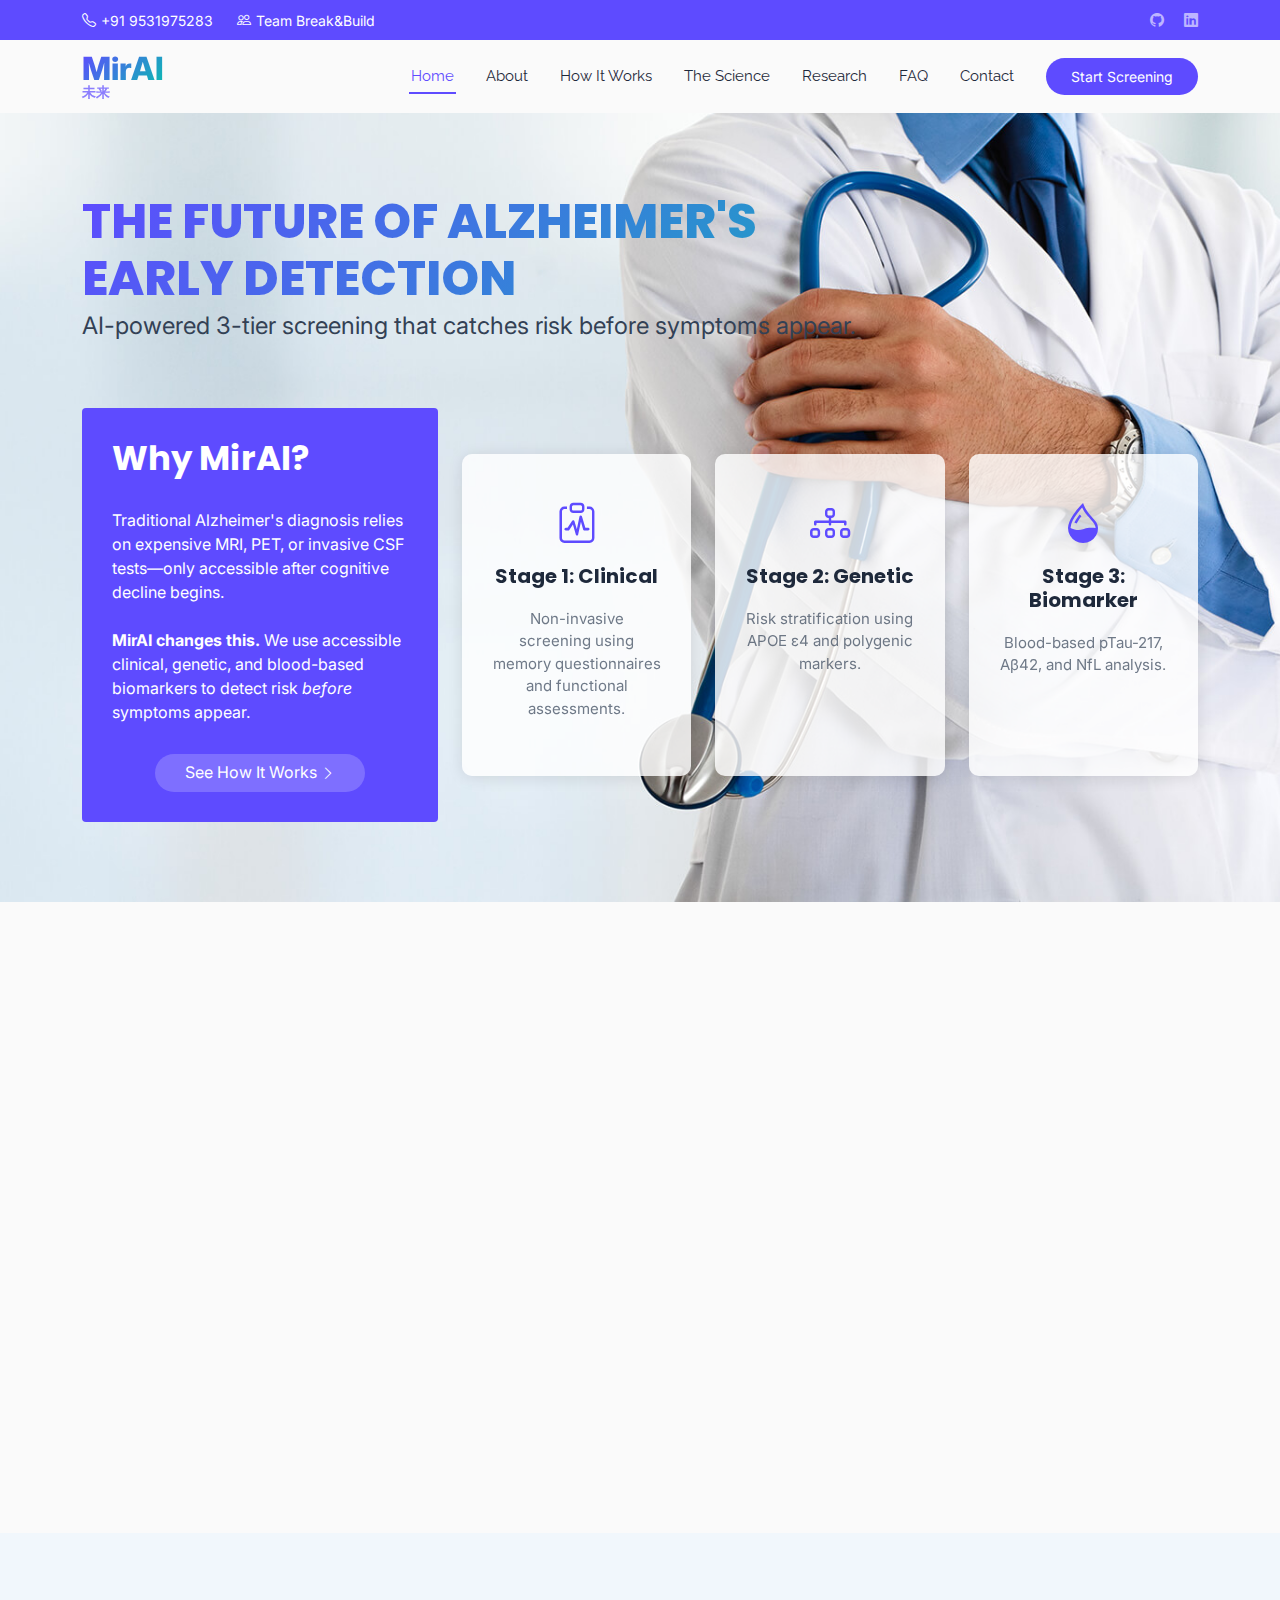
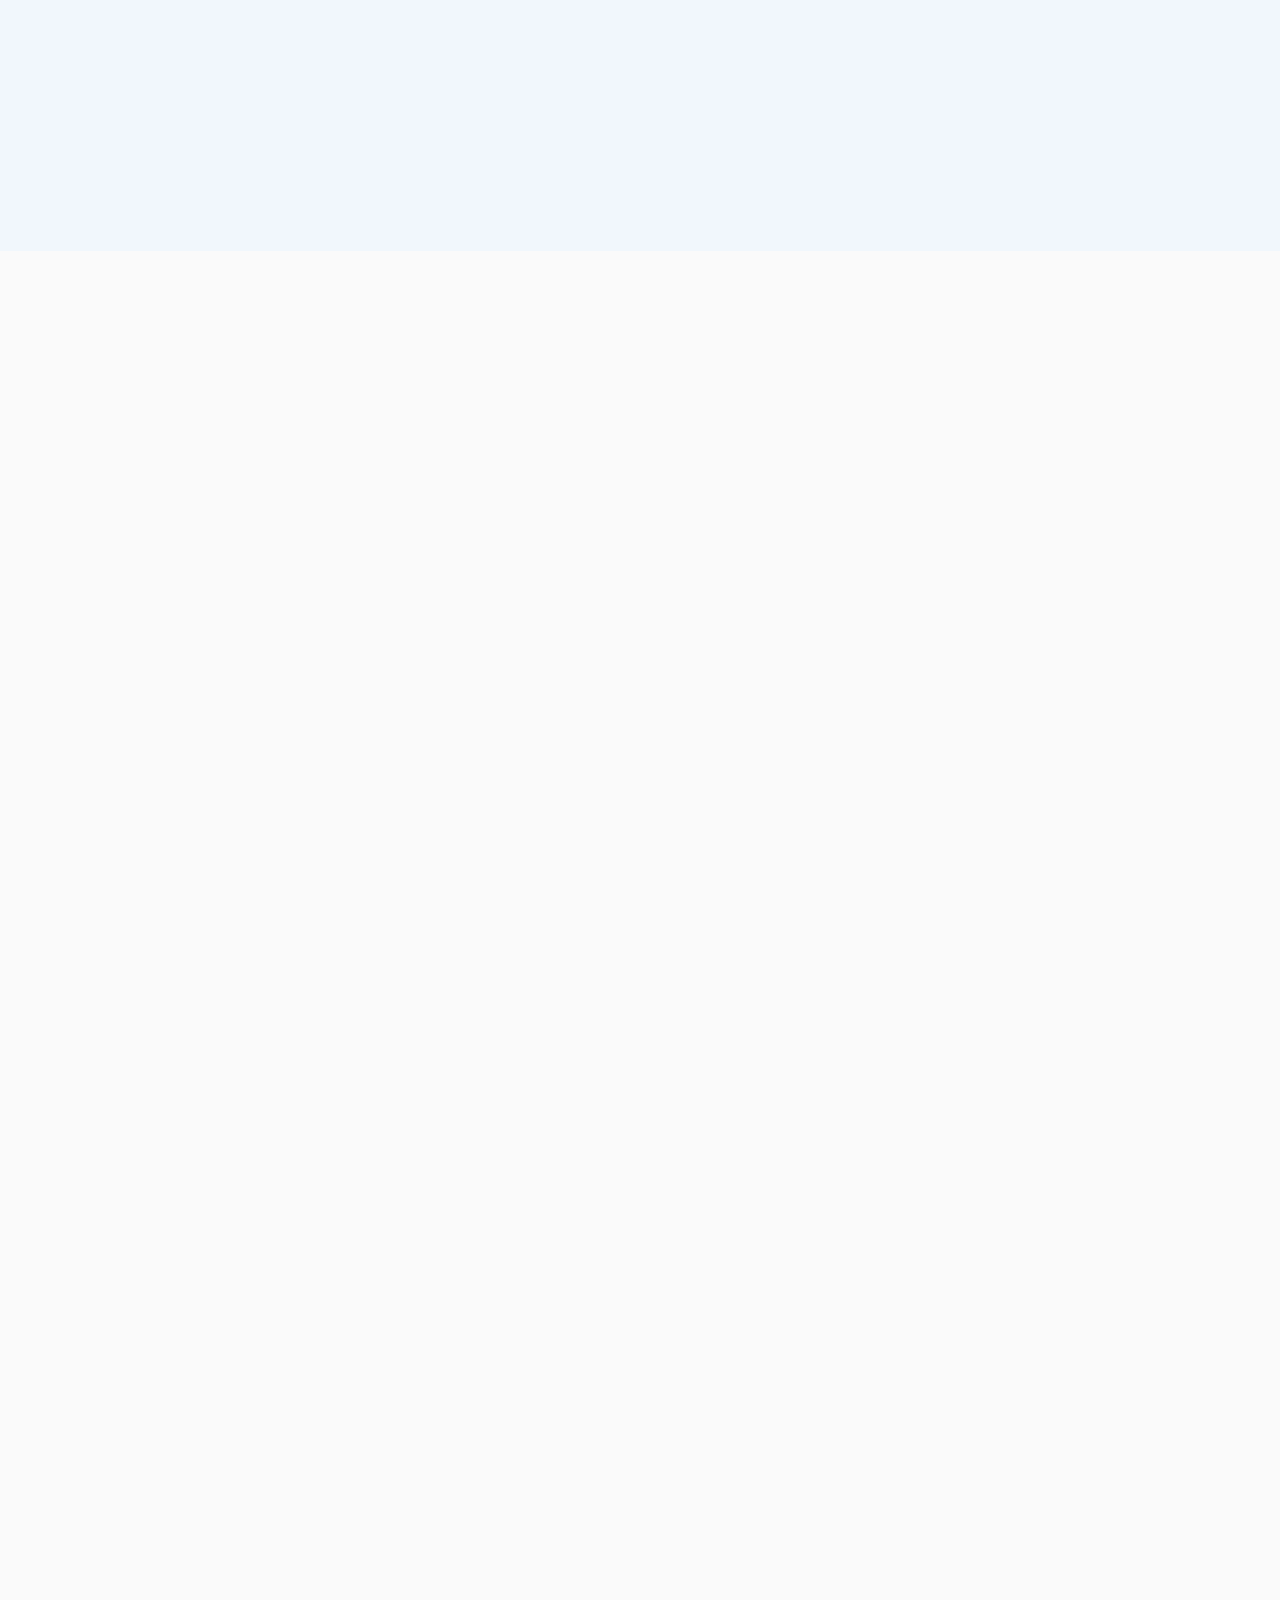
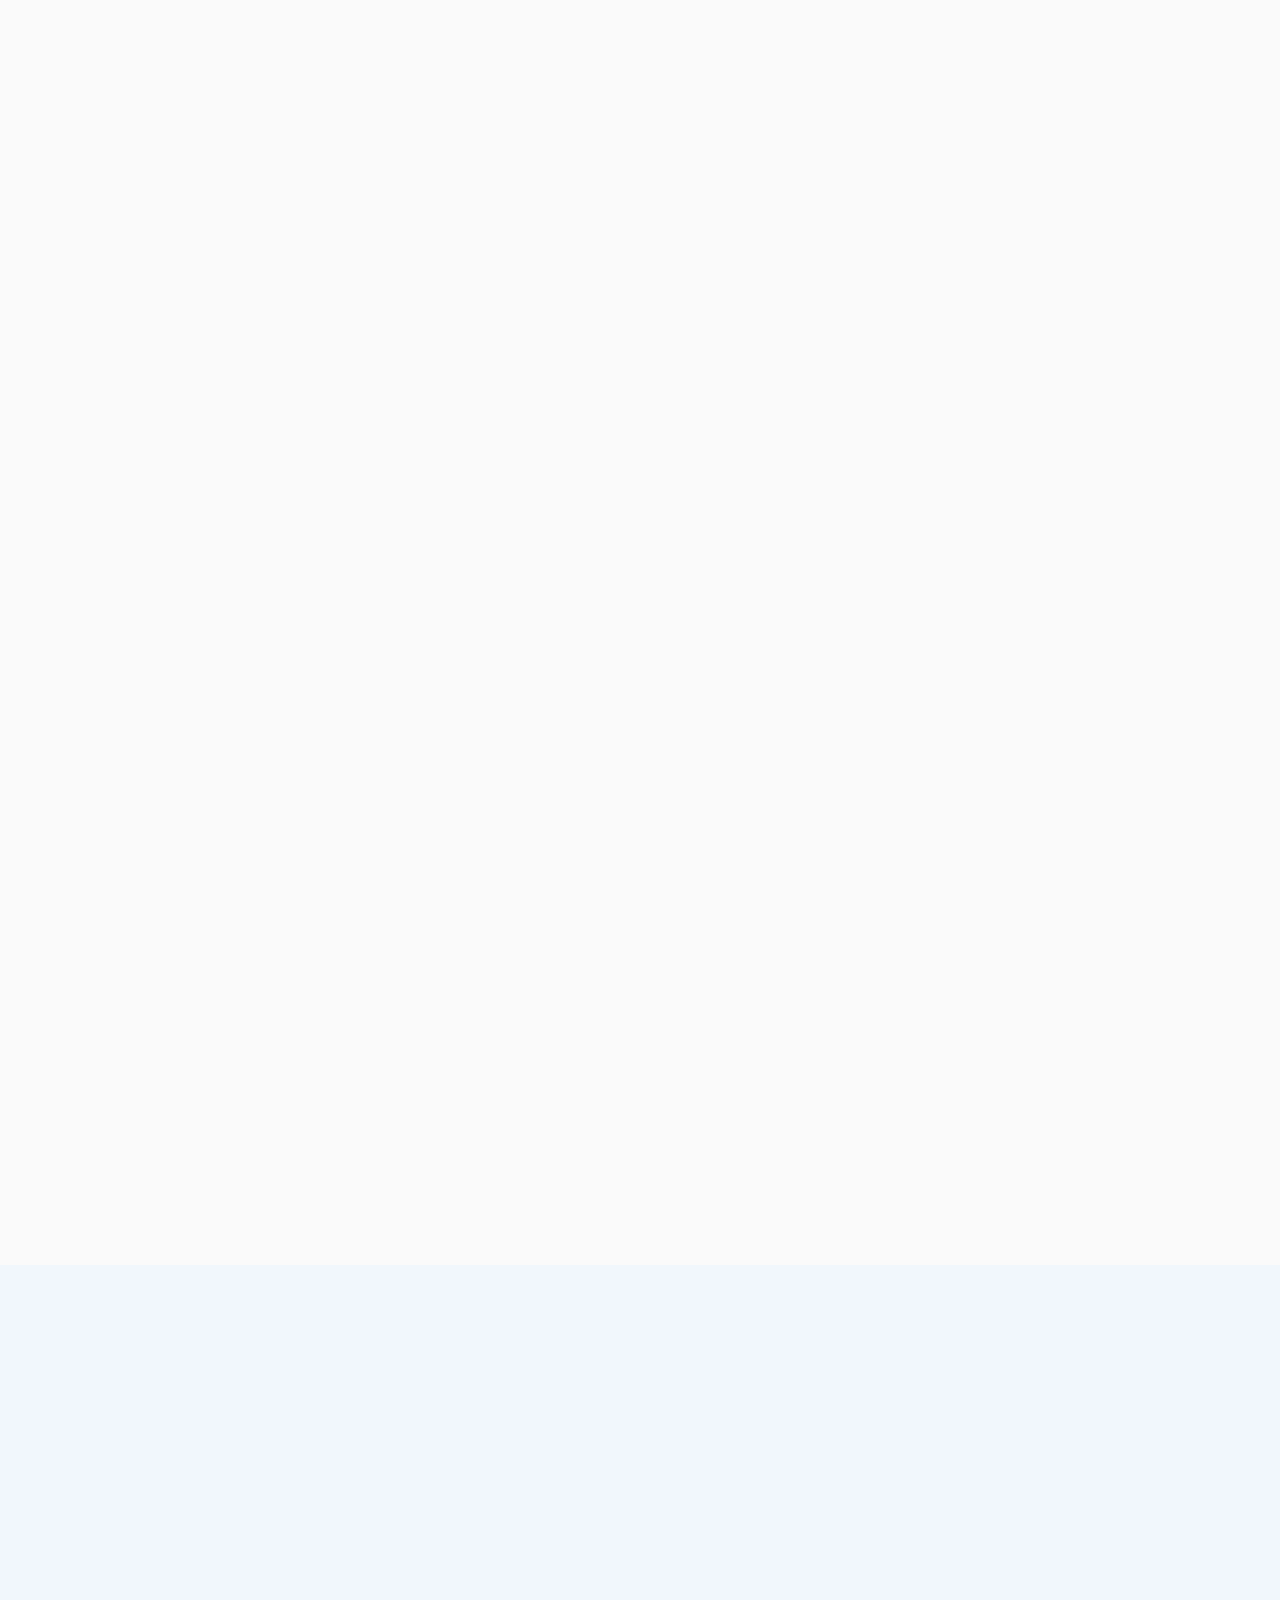
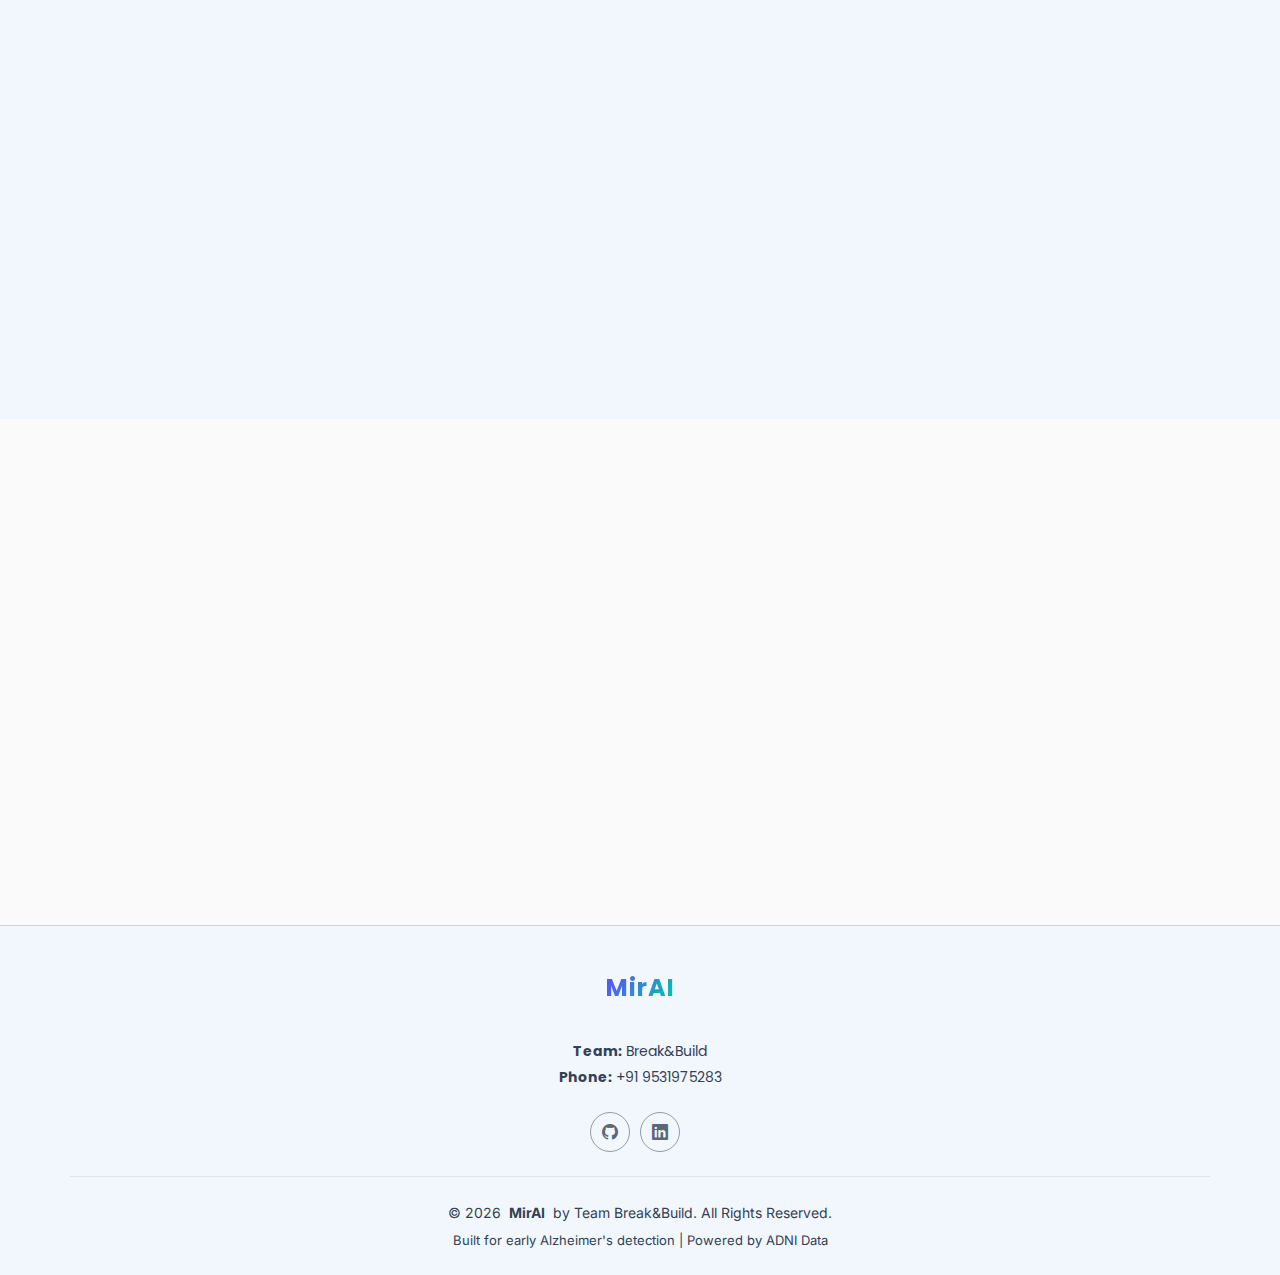
<file: index.html>
<!DOCTYPE html>
<html lang="en">

<head>
  <meta charset="utf-8">
  <meta content="width=device-width, initial-scale=1.0" name="viewport">
  <title>MirAI - Early Alzheimer's Detection System</title>
  <meta name="description"
    content="MirAI is an AI-powered early-screening framework for Alzheimer's Disease using a 3-tier clinical, genetic, and biomarker escalation pathway.">
  <meta name="keywords"
    content="Alzheimer's, Early Detection, AI, Machine Learning, Healthcare, pTau-217, APOE4, Screening">

  <!-- Favicons -->
  <link href="assets/img/favicon.png" rel="icon">
  <link href="assets/img/apple-touch-icon.png" rel="apple-touch-icon">

  <!-- Fonts -->
  <link href="https://fonts.googleapis.com" rel="preconnect">
  <link href="https://fonts.gstatic.com" rel="preconnect" crossorigin>
  <link
    href="https://fonts.googleapis.com/css2?family=Inter:wght@300;400;500;600;700&family=Poppins:wght@400;500;600;700;800&family=Raleway:wght@400;500;600;700&display=swap"
    rel="stylesheet">

  <!-- Vendor CSS Files -->
  <link href="assets/vendor/bootstrap/css/bootstrap.min.css" rel="stylesheet">
  <link href="assets/vendor/bootstrap-icons/bootstrap-icons.css" rel="stylesheet">
  <link href="assets/vendor/aos/aos.css" rel="stylesheet">
  <link href="assets/vendor/fontawesome-free/css/all.min.css" rel="stylesheet">
  <link href="assets/vendor/glightbox/css/glightbox.min.css" rel="stylesheet">
  <link href="assets/vendor/swiper/swiper-bundle.min.css" rel="stylesheet">

  <!-- Main CSS File -->
  <link href="assets/css/main.css" rel="stylesheet">

  <!-- MirAI Custom Styles -->
  <style>
    .mirai-logo {
      font-weight: 800;
      font-size: 32px;
      background: linear-gradient(135deg, #5E4BFF 0%, #00C9A7 100%);
      -webkit-background-clip: text;
      -webkit-text-fill-color: transparent;
      background-clip: text;
    }

    .mirai-logo .jp {
      font-size: 14px;
      opacity: 0.7;
      display: block;
      line-height: 1;
      -webkit-text-fill-color: #5E4BFF;
    }

    .hero .welcome h2 {
      font-size: 48px;
      font-weight: 800;
      background: linear-gradient(135deg, #5E4BFF 0%, #00C9A7 100%);
      -webkit-background-clip: text;
      -webkit-text-fill-color: transparent;
      background-clip: text;
    }

    .stage-badge {
      display: inline-flex;
      align-items: center;
      padding: 8px 16px;
      border-radius: 50px;
      font-weight: 600;
      font-size: 14px;
    }

    .stage-badge.clinical {
      background: rgba(94, 75, 255, 0.1);
      color: #5E4BFF;
    }

    .stage-badge.genetic {
      background: rgba(255, 149, 0, 0.1);
      color: #FF9500;
    }

    .stage-badge.biomarker {
      background: rgba(0, 201, 167, 0.1);
      color: #00C9A7;
    }

    .risk-card {
      border-radius: 24px;
      padding: 32px;
      background: white;
      box-shadow: 0 4px 6px -1px rgba(0, 0, 0, 0.05), 0 10px 15px -3px rgba(0, 0, 0, 0.1);
      transition: transform 0.3s ease, box-shadow 0.3s ease;
    }

    .risk-card:hover {
      transform: translateY(-8px);
      box-shadow: 0 20px 25px -5px rgba(0, 0, 0, 0.1), 0 10px 10px -5px rgba(0, 0, 0, 0.04);
    }

    .cta-gradient {
      background: linear-gradient(135deg, #5E4BFF 0%, #00C9A7 100%);
      border: none;
      padding: 16px 32px;
      border-radius: 50px;
      color: white;
      font-weight: 600;
      font-size: 16px;
      transition: transform 0.2s ease, box-shadow 0.2s ease;
    }

    .cta-gradient:hover {
      transform: scale(1.05);
      box-shadow: 0 10px 20px rgba(94, 75, 255, 0.3);
      color: white;
    }

    .pipeline-step {
      position: relative;
      padding-left: 60px;
    }

    .pipeline-step::before {
      content: '';
      position: absolute;
      left: 24px;
      top: 50px;
      height: calc(100% - 30px);
      width: 2px;
      background: linear-gradient(to bottom, #5E4BFF, #00C9A7);
    }

    .pipeline-step:last-child::before {
      display: none;
    }

    .pipeline-step .step-number {
      position: absolute;
      left: 0;
      top: 0;
      width: 50px;
      height: 50px;
      border-radius: 50%;
      display: flex;
      align-items: center;
      justify-content: center;
      font-weight: 700;
      font-size: 20px;
      color: white;
    }

    .step-1 .step-number {
      background: #5E4BFF;
    }

    .step-2 .step-number {
      background: #FF9500;
    }

    .step-3 .step-number {
      background: #00C9A7;
    }
  </style>
</head>

<body class="index-page">

  <header id="header" class="header sticky-top">

    <div class="topbar d-flex align-items-center">
      <div class="container d-flex justify-content-center justify-content-md-between">
        <div class="contact-info d-flex align-items-center">
          <i class="bi bi-telephone d-flex align-items-center"><span>+91 9531975283</span></i>
          <i class="bi bi-people d-flex align-items-center ms-4"><span>Team Break&Build</span></i>
        </div>
        <div class="social-links d-none d-md-flex align-items-center">
          <a href="https://github.com/Varghese778/codeversity-MirAI" class="github"><i class="bi bi-github"></i></a>
          <a href="#" class="linkedin"><i class="bi bi-linkedin"></i></a>
        </div>
      </div>
    </div><!-- End Top Bar -->

    <div class="branding d-flex align-items-center">

      <div class="container position-relative d-flex align-items-center justify-content-between">
        <a href="index.html" class="logo d-flex align-items-center me-auto">
          <div class="mirai-logo">MirAI<span class="jp">未来</span></div>
        </a>

        <nav id="navmenu" class="navmenu">
          <ul>
            <li><a href="#hero" class="active">Home</a></li>
            <li><a href="#about">About</a></li>
            <li><a href="#pipeline">How It Works</a></li>
            <li><a href="#science">The Science</a></li>
            <li><a href="#research">Research</a></li>
            <li><a href="#faq">FAQ</a></li>
            <li><a href="#contact">Contact</a></li>
          </ul>
          <i class="mobile-nav-toggle d-xl-none bi bi-list"></i>
        </nav>

        <a class="cta-btn d-none d-sm-block" href="assessment.html">Start Screening</a>

      </div>

    </div>

  </header>

  <main class="main">

    <!-- Hero Section -->
    <section id="hero" class="hero section light-background">

      <img src="assets/img/hero-bg.jpg" alt="" data-aos="fade-in">

      <div class="container position-relative">

        <div class="welcome position-relative" data-aos="fade-down" data-aos-delay="100">
          <h2>THE FUTURE OF ALZHEIMER'S<br>EARLY DETECTION</h2>
          <p>AI-powered 3-tier screening that catches risk before symptoms appear.</p>
        </div><!-- End Welcome -->

        <div class="content row gy-4">
          <div class="col-lg-4 d-flex align-items-stretch">
            <div class="why-box" data-aos="zoom-out" data-aos-delay="200">
              <h3>Why MirAI?</h3>
              <p>
                Traditional Alzheimer's diagnosis relies on expensive MRI, PET, or invasive CSF tests—only accessible
                after cognitive decline begins.
                <br><br>
                <strong>MirAI changes this.</strong> We use accessible clinical, genetic, and blood-based biomarkers to
                detect risk <em>before</em> symptoms appear.
              </p>
              <div class="text-center">
                <a href="#pipeline" class="more-btn"><span>See How It Works</span> <i
                    class="bi bi-chevron-right"></i></a>
              </div>
            </div>
          </div><!-- End Why Box -->

          <div class="col-lg-8 d-flex align-items-stretch">
            <div class="d-flex flex-column justify-content-center">
              <div class="row gy-4">

                <div class="col-xl-4 d-flex align-items-stretch">
                  <div class="icon-box" data-aos="zoom-out" data-aos-delay="300">
                    <i class="bi bi-clipboard-pulse"></i>
                    <h4>Stage 1: Clinical</h4>
                    <p>Non-invasive screening using memory questionnaires and functional assessments.</p>
                  </div>
                </div><!-- End Icon Box -->

                <div class="col-xl-4 d-flex align-items-stretch">
                  <div class="icon-box" data-aos="zoom-out" data-aos-delay="400">
                    <i class="bi bi-diagram-3"></i>
                    <h4>Stage 2: Genetic</h4>
                    <p>Risk stratification using APOE ε4 and polygenic markers.</p>
                  </div>
                </div><!-- End Icon Box -->

                <div class="col-xl-4 d-flex align-items-stretch">
                  <div class="icon-box" data-aos="zoom-out" data-aos-delay="500">
                    <i class="bi bi-droplet-half"></i>
                    <h4>Stage 3: Biomarker</h4>
                    <p>Blood-based pTau-217, Aβ42, and NfL analysis.</p>
                  </div>
                </div><!-- End Icon Box -->

              </div>
            </div>
          </div>
        </div><!-- End  Content-->

      </div>

    </section><!-- /Hero Section -->

    <!-- About Section -->
    <section id="about" class="about section">

      <div class="container">

        <div class="row gy-4 gx-5">

          <div class="col-lg-6 position-relative align-self-start" data-aos="fade-up" data-aos-delay="200">
            <img src="assets/img/team.jpg" class="img-fluid" alt="Alzheimer's Research">
          </div>

          <div class="col-lg-6 content" data-aos="fade-up" data-aos-delay="100">
            <h3>The Problem We're Solving</h3>
            <p>
              <strong>55 million people</strong> worldwide live with dementia. By 2050, this will triple. Yet diagnosis
              typically occurs only after significant cognitive decline—when treatment options are limited.
            </p>
            <ul>
              <li>
                <i class="fa-solid fa-brain"></i>
                <div>
                  <h5>Delayed Detection</h5>
                  <p>Traditional diagnostics (MRI, PET, CSF) are expensive, invasive, and only used after symptoms
                    appear.</p>
                </div>
              </li>
              <li>
                <i class="fa-solid fa-chart-line"></i>
                <div>
                  <h5>Scalable Solution</h5>
                  <p>MirAI uses accessible inputs—questionnaires, genetic tests, and simple blood draws—enabling
                    population-level screening.</p>
                </div>
              </li>
              <li>
                <i class="fa-solid fa-shield-halved"></i>
                <div>
                  <h5>Clinically Sound</h5>
                  <p>Our 3-tier escalation prevents over-testing while ensuring high-risk individuals receive proper
                    follow-up.</p>
                </div>
              </li>
            </ul>
          </div>

        </div>

      </div>

    </section><!-- /About Section -->

    <!-- Stats Section -->
    <section id="stats" class="stats section light-background">

      <div class="container" data-aos="fade-up" data-aos-delay="100">

        <div class="row gy-4">

          <div class="col-lg-3 col-md-6 d-flex flex-column align-items-center">
            <i class="fa-solid fa-users"></i>
            <div class="stats-item">
              <span data-purecounter-start="0" data-purecounter-end="55" data-purecounter-duration="1"
                class="purecounter"></span>
              <p>Million Patients Worldwide</p>
            </div>
          </div><!-- End Stats Item -->

          <div class="col-lg-3 col-md-6 d-flex flex-column align-items-center">
            <i class="fa-solid fa-layer-group"></i>
            <div class="stats-item">
              <span data-purecounter-start="0" data-purecounter-end="3" data-purecounter-duration="1"
                class="purecounter"></span>
              <p>Stage Escalation Pipeline</p>
            </div>
          </div><!-- End Stats Item -->

          <div class="col-lg-3 col-md-6 d-flex flex-column align-items-center">
            <i class="fas fa-chart-pie"></i>
            <div class="stats-item">
              <span data-purecounter-start="0" data-purecounter-end="93" data-purecounter-duration="1"
                class="purecounter"></span>
              <p>% Stage 3 AUC Accuracy</p>
            </div>
          </div><!-- End Stats Item -->

          <div class="col-lg-3 col-md-6 d-flex flex-column align-items-center">
            <i class="fas fa-database"></i>
            <div class="stats-item">
              <span data-purecounter-start="0" data-purecounter-end="2419" data-purecounter-duration="1"
                class="purecounter"></span>
              <p>ADNI Patients Analyzed</p>
            </div>
          </div><!-- End Stats Item -->

        </div>

      </div>

    </section><!-- /Stats Section -->

    <!-- Pipeline Section (How It Works) -->
    <section id="pipeline" class="services section">

      <!-- Section Title -->
      <div class="container section-title" data-aos="fade-up">
        <h2>How It Works</h2>
        <p>MirAI's 3-Tier Escalation Pathway ensures accurate risk assessment with minimal unnecessary testing.</p>
      </div><!-- End Section Title -->

      <div class="container">

        <div class="row gy-5">

          <div class="col-lg-6" data-aos="fade-up" data-aos-delay="100">
            <div class="pipeline-step step-1 mb-5">
              <div class="step-number">1</div>
              <div class="risk-card">
                <span class="stage-badge clinical mb-3"><i class="bi bi-clipboard-pulse me-2"></i>Clinical
                  Screening</span>
                <h4 class="mt-2 mb-3">Initial Assessment</h4>
                <p>Non-invasive, low-cost indicators including:</p>
                <ul>
                  <li>Subjective memory complaints</li>
                  <li>Functional activities (FAQ score)</li>
                  <li>Age and family history</li>
                  <li>Everyday cognition (ECog)</li>
                </ul>
                <p class="text-muted mt-3"><small><em>This stage deliberately avoids diagnostic scales (MMSE, CDR) to
                      prevent label leakage and ensure valid early detection.</em></small></p>
              </div>
            </div>

            <div class="pipeline-step step-2 mb-5">
              <div class="step-number">2</div>
              <div class="risk-card">
                <span class="stage-badge genetic mb-3"><i class="bi bi-dna me-2"></i>Genetic Stratification</span>
                <h4 class="mt-2 mb-3">Risk Refinement</h4>
                <p>Individuals flagged in Stage 1 undergo genetic risk scoring:</p>
                <ul>
                  <li><strong>APOE ε4</strong> - Strongest genetic risk factor</li>
                  <li>Polygenic risk markers</li>
                </ul>
                <p class="text-muted mt-3"><small><em>APOE ε4 association with late-onset AD was established by Allen D.
                      Roses.</em></small></p>
              </div>
            </div>

            <div class="pipeline-step step-3">
              <div class="step-number">3</div>
              <div class="risk-card">
                <span class="stage-badge biomarker mb-3"><i class="bi bi-droplet-half me-2"></i>Biomarker
                  Analysis</span>
                <h4 class="mt-2 mb-3">Biochemical Confirmation</h4>
                <p>High-risk individuals are assessed through plasma biomarkers:</p>
                <ul>
                  <li><strong>pTau-217</strong> - Most accurate plasma marker</li>
                  <li>pTau217/Aβ42 ratio</li>
                  <li>Neurofilament Light (NfL)</li>
                </ul>
                <p class="text-muted mt-3"><small><em>Clinical validity of plasma pTau217 established by Oskar Hansson's
                      research.</em></small></p>
              </div>
            </div>
          </div>

          <div class="col-lg-6 d-flex align-items-center" data-aos="fade-up" data-aos-delay="200">
            <div class="risk-card w-100 text-center p-5">
              <h3 class="mb-4">Ready to Assess Your Risk?</h3>
              <p class="mb-4">Our AI-powered screening takes just 5 minutes and provides instant, transparent results
                with explainability.</p>
              <a href="assessment.html" class="cta-gradient">
                <i class="bi bi-arrow-right-circle me-2"></i>Start Screening
              </a>
              <div class="mt-4 text-muted">
                <small><i class="bi bi-shield-check me-1"></i> Your data is processed locally and never stored.</small>
              </div>
            </div>
          </div>

        </div>

      </div>

    </section><!-- /Pipeline Section -->

    <!-- Science Section (Departments) -->
    <section id="science" class="departments section">

      <!-- Section Title -->
      <div class="container section-title" data-aos="fade-up">
        <h2>The Science</h2>
        <p>Explore the technical details behind each stage of MirAI's screening pipeline.</p>
      </div><!-- End Section Title -->

      <div class="container" data-aos="fade-up" data-aos-delay="100">

        <div class="row">
          <div class="col-lg-3">
            <ul class="nav nav-tabs flex-column">
              <li class="nav-item">
                <a class="nav-link active show" data-bs-toggle="tab" href="#science-tab-1">Stage 1: Clinical</a>
              </li>
              <li class="nav-item">
                <a class="nav-link" data-bs-toggle="tab" href="#science-tab-2">Stage 2: Genetic</a>
              </li>
              <li class="nav-item">
                <a class="nav-link" data-bs-toggle="tab" href="#science-tab-3">Stage 3: Biomarker</a>
              </li>
              <li class="nav-item">
                <a class="nav-link" data-bs-toggle="tab" href="#science-tab-4">Decision Engine</a>
              </li>
            </ul>
          </div>
          <div class="col-lg-9 mt-4 mt-lg-0">
            <div class="tab-content">
              <div class="tab-pane active show" id="science-tab-1">
                <div class="row">
                  <div class="col-lg-8 details order-2 order-lg-1">
                    <h3>Clinical Screening Model</h3>
                    <p class="fst-italic">XGBoost classifier trained on ADNI data</p>
                    <p><strong>Features:</strong> AGE, PTGENDER, PTEDUCAT, FAQ, EcogPtMem, EcogPtTotal</p>
                    <p><strong>Pipeline:</strong> KNN Imputer → Standard Scaler → XGBoost</p>
                    <p><strong>Performance:</strong> AUC 0.87 on held-out test set</p>
                    <p class="mt-3">Uses cross-validation predictions (not direct training predictions) to prevent
                      stacking leakage when passing probabilities to Stage 2.</p>
                  </div>
                  <div class="col-lg-4 text-center order-1 order-lg-2">
                    <i class="bi bi-clipboard-data" style="font-size: 120px; color: #5E4BFF;"></i>
                  </div>
                </div>
              </div>
              <div class="tab-pane" id="science-tab-2">
                <div class="row">
                  <div class="col-lg-8 details order-2 order-lg-1">
                    <h3>Genetic Risk Stratification</h3>
                    <p class="fst-italic">Risk refinement using genetic susceptibility</p>
                    <p><strong>Features:</strong> Stage1_Prob, APOE4_Count</p>
                    <p><strong>Key Insight:</strong> APOE ε4 acts as a "Risk Modifier" rather than a sole determinant—it
                      refines the clinical signal.</p>
                    <p><strong>Performance:</strong> AUC 0.88 (marginal improvement over Stage 1 alone)</p>
                  </div>
                  <div class="col-lg-4 text-center order-1 order-lg-2">
                    <i class="bi bi-diagram-3" style="font-size: 120px; color: #FF9500;"></i>
                  </div>
                </div>
              </div>
              <div class="tab-pane" id="science-tab-3">
                <div class="row">
                  <div class="col-lg-8 details order-2 order-lg-1">
                    <h3>Biomarker Confirmation</h3>
                    <p class="fst-italic">Blood-based pathology detection</p>
                    <p><strong>Features:</strong> Stage2_Prob, pT217_F, AB42_F, AB40_F, NfL_Q</p>
                    <p><strong>Key Finding:</strong> pTau-217 is the dominant biomarker—considered the most specific
                      plasma marker for AD pathology.</p>
                    <p><strong>Performance:</strong> AUC 0.93 (significant improvement over previous stages)</p>
                  </div>
                  <div class="col-lg-4 text-center order-1 order-lg-2">
                    <i class="bi bi-droplet" style="font-size: 120px; color: #00C9A7;"></i>
                  </div>
                </div>
              </div>
              <div class="tab-pane" id="science-tab-4">
                <div class="row">
                  <div class="col-lg-8 details order-2 order-lg-1">
                    <h3>Integrated Decision Engine</h3>
                    <p class="fst-italic">Cascade fusion with explainability</p>
                    <p><strong>Architecture:</strong> Each stage passes calibrated probabilities to the next, ensuring
                      uncertainty propagation.</p>
                    <p><strong>Leakage Prevention:</strong> Patient-level separation using GroupShuffleSplit on RID
                      ensures no patient appears in both train and test.</p>
                    <p><strong>Output:</strong> Final 0-100% risk score with stage-by-stage breakdown and feature
                      importance.</p>
                  </div>
                  <div class="col-lg-4 text-center order-1 order-lg-2">
                    <i class="bi bi-cpu" style="font-size: 120px; color: #5E4BFF;"></i>
                  </div>
                </div>
              </div>
            </div>
          </div>
        </div>

      </div>

    </section><!-- /Science Section -->

    <!-- Research Foundation Section (Doctors) -->
    <section id="research" class="doctors section">

      <!-- Section Title -->
      <div class="container section-title" data-aos="fade-up">
        <h2>Research Foundation</h2>
        <p>MirAI's methodology is grounded in decades of pioneering Alzheimer's research.</p>
      </div><!-- End Section Title -->

      <div class="container">

        <div class="row gy-4">

          <div class="col-lg-4" data-aos="fade-up" data-aos-delay="100">
            <div class="team-member d-flex flex-column align-items-center text-center">
              <div class="member-info">
                <h4>Marshal Folstein</h4>
                <span>MMSE Developer</span>
                <p>Developed the Mini-Mental State Examination (MMSE), the most widely used cognitive assessment.
                  <strong>MirAI does NOT use MMSE as input</strong>—we treat it as a diagnostic tool (not a screening
                  tool) to prevent data leakage and ensure true early detection.
                </p>
              </div>
            </div>
          </div><!-- End Team Member -->

          <div class="col-lg-4" data-aos="fade-up" data-aos-delay="200">
            <div class="team-member d-flex flex-column align-items-center text-center">
              <div class="member-info">
                <h4>Allen D. Roses</h4>
                <span>APOE ε4 Pioneer</span>
                <p>First demonstrated the association between APOE ε4 and late-onset Alzheimer's Disease, establishing
                  it as the strongest genetic risk factor for sporadic AD.</p>
              </div>
            </div>
          </div><!-- End Team Member -->

          <div class="col-lg-4" data-aos="fade-up" data-aos-delay="300">
            <div class="team-member d-flex flex-column align-items-center text-center">
              <div class="member-info">
                <h4>Oskar Hansson</h4>
                <span>pTau-217 Researcher</span>
                <p>Led pivotal studies establishing plasma pTau-217 as one of the most accurate blood-based biomarkers
                  for detecting Alzheimer's pathology.</p>
              </div>
            </div>
          </div><!-- End Team Member -->

        </div>

      </div>

    </section><!-- /Research Section -->

    <!-- Faq Section -->
    <section id="faq" class="faq section light-background">

      <!-- Section Title -->
      <div class="container section-title" data-aos="fade-up">
        <h2>Frequently Asked Questions</h2>
        <p>Common questions about MirAI's early detection approach.</p>
      </div><!-- End Section Title -->

      <div class="container">

        <div class="row justify-content-center">

          <div class="col-lg-10" data-aos="fade-up" data-aos-delay="100">

            <div class="faq-container">

              <div class="faq-item faq-active">
                <h3>Is MirAI a diagnostic tool?</h3>
                <div class="faq-content">
                  <p><strong>No.</strong> MirAI is a <em>screening</em> tool, not a diagnostic. It identifies
                    individuals at elevated risk who should then undergo formal clinical evaluation. A positive result
                    does NOT mean you have Alzheimer's—it means further assessment is recommended.</p>
                </div>
                <i class="faq-toggle bi bi-chevron-right"></i>
              </div><!-- End Faq item-->

              <div class="faq-item">
                <h3>Why don't you use MMSE or CDR scores?</h3>
                <div class="faq-content">
                  <p>MMSE and CDR are <em>diagnostic</em> instruments designed to assess existing cognitive impairment.
                    Using them in a screening model creates "label leakage"—the model would essentially be predicting
                    the diagnosis from diagnosis-adjacent features, defeating the purpose of early detection.</p>
                </div>
                <i class="faq-toggle bi bi-chevron-right"></i>
              </div><!-- End Faq item-->

              <div class="faq-item">
                <h3>How accurate is the biomarker stage?</h3>
                <div class="faq-content">
                  <p>Stage 3 achieves an AUC of approximately 0.93 on held-out test data. However, accuracy alone
                    doesn't tell the full story—MirAI also provides uncertainty estimates and stage-by-stage
                    explainability so clinicians can make informed decisions.</p>
                </div>
                <i class="faq-toggle bi bi-chevron-right"></i>
              </div><!-- End Faq item-->

              <div class="faq-item">
                <h3>What data does MirAI use?</h3>
                <div class="faq-content">
                  <p>MirAI was trained on the Alzheimer's Disease Neuroimaging Initiative (ADNI) dataset, which includes
                    clinical assessments, genetic markers (APOE), and plasma biomarker data from over 2,400
                    participants.</p>
                </div>
                <i class="faq-toggle bi bi-chevron-right"></i>
              </div><!-- End Faq item-->

              <div class="faq-item">
                <h3>Is my data stored or shared?</h3>
                <div class="faq-content">
                  <p>In this demo version, all processing happens locally in your browser or on a local server. No
                    personal health data is transmitted to external servers. For production deployment, all data
                    handling would comply with HIPAA/GDPR requirements.</p>
                </div>
                <i class="faq-toggle bi bi-chevron-right"></i>
              </div><!-- End Faq item-->

            </div>

          </div><!-- End Faq Column-->

        </div>

      </div>

    </section><!-- /Faq Section -->

    <!-- Contact Section -->
    <section id="contact" class="contact section">

      <!-- Section Title -->
      <div class="container section-title" data-aos="fade-up">
        <h2>Contact</h2>
        <p>Get in touch with the Break&Build team.</p>
      </div><!-- End Section Title -->

      <div class="container" data-aos="fade-up" data-aos-delay="100">

        <div class="row gy-4 justify-content-center">

          <div class="col-lg-4">
            <div class="info-item d-flex" data-aos="fade-up" data-aos-delay="300">
              <i class="bi bi-people flex-shrink-0"></i>
              <div>
                <h3>Team</h3>
                <p>Break&Build</p>
              </div>
            </div><!-- End Info Item -->

            <div class="info-item d-flex" data-aos="fade-up" data-aos-delay="400">
              <i class="bi bi-telephone flex-shrink-0"></i>
              <div>
                <h3>Call Us</h3>
                <p>+91 9531975283</p>
              </div>
            </div><!-- End Info Item -->

            <div class="info-item d-flex" data-aos="fade-up" data-aos-delay="500">
              <i class="bi bi-github flex-shrink-0"></i>
              <div>
                <h3>GitHub</h3>
                <p><a
                    href="https://github.com/Varghese778/codeversity-MirAI">github.com/Varghese778/codeversity-MirAI</a>
                </p>
              </div>
            </div><!-- End Info Item -->

          </div>

        </div>

      </div>

    </section><!-- /Contact Section -->

  </main>

  <footer id="footer" class="footer light-background">

    <div class="container footer-top">
      <div class="row gy-4 justify-content-center text-center">
        <div class="col-lg-6 footer-about">
          <a href="index.html" class="logo d-flex align-items-center justify-content-center">
            <span class="sitename mirai-logo" style="font-size: 24px;">MirAI</span>
          </a>
          <div class="footer-contact pt-3">
            <p><strong>Team:</strong> Break&Build</p>
            <p><strong>Phone:</strong> +91 9531975283</p>
          </div>
          <div class="social-links d-flex justify-content-center mt-4">
            <a href="https://github.com/Varghese778/codeversity-MirAI"><i class="bi bi-github"></i></a>
            <a href=""><i class="bi bi-linkedin"></i></a>
          </div>
        </div>
      </div>
    </div>

    <div class="container copyright text-center mt-4">
      <p>© <span>2026</span> <strong class="px-1 sitename">MirAI</strong> by Team Break&Build. All Rights Reserved.</p>
      <div class="credits">
        Built for early Alzheimer's detection | Powered by ADNI Data
      </div>
    </div>

  </footer>

  <!-- Scroll Top -->
  <a href="#" id="scroll-top" class="scroll-top d-flex align-items-center justify-content-center"><i
      class="bi bi-arrow-up-short"></i></a>

  <!-- Preloader -->
  <div id="preloader"></div>

  <!-- Vendor JS Files -->
  <script src="assets/vendor/bootstrap/js/bootstrap.bundle.min.js"></script>
  <script src="assets/vendor/php-email-form/validate.js"></script>
  <script src="assets/vendor/aos/aos.js"></script>
  <script src="assets/vendor/glightbox/js/glightbox.min.js"></script>
  <script src="assets/vendor/purecounter/purecounter_vanilla.js"></script>
  <script src="assets/vendor/swiper/swiper-bundle.min.js"></script>

  <!-- Main JS File -->
  <script src="assets/js/main.js"></script>

</body>

</html>
</file>
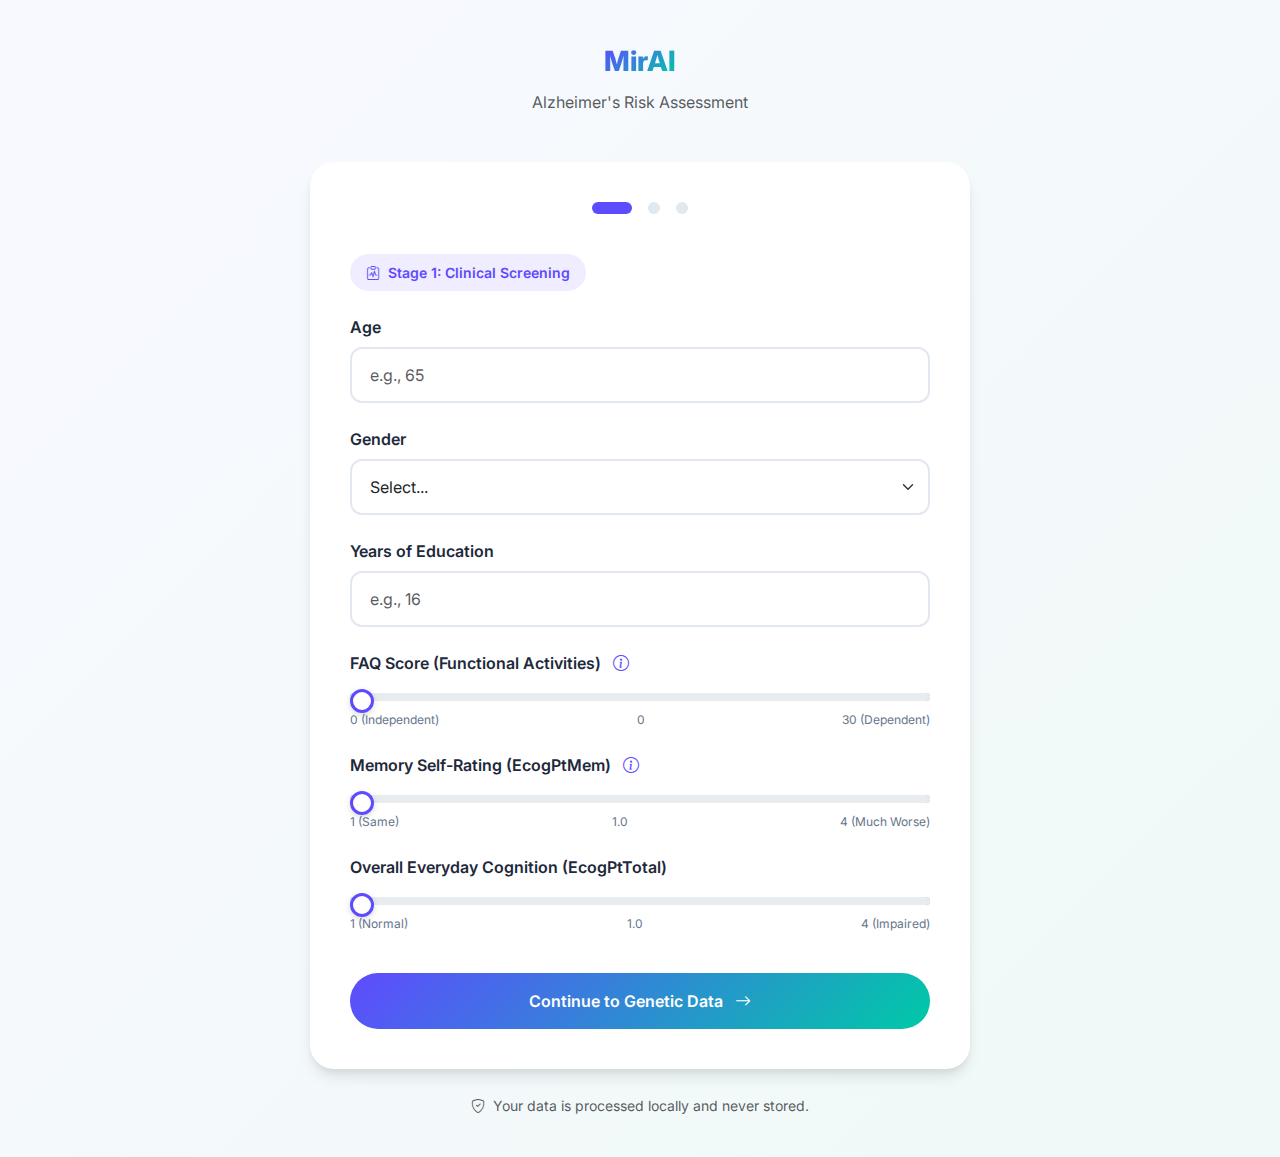
<file: assessment.html>
<!DOCTYPE html>
<html lang="en">

<head>
    <meta charset="utf-8">
    <meta content="width=device-width, initial-scale=1.0" name="viewport">
    <title>MirAI - Risk Assessment</title>
    <meta name="description" content="Complete your MirAI Alzheimer's risk assessment in under 5 minutes.">

    <!-- Favicons -->
    <link href="assets/img/favicon.png" rel="icon">

    <!-- Fonts -->
    <link href="https://fonts.googleapis.com" rel="preconnect">
    <link href="https://fonts.gstatic.com" rel="preconnect" crossorigin>
    <link
        href="https://fonts.googleapis.com/css2?family=Inter:wght@300;400;500;600;700&family=Poppins:wght@400;500;600;700;800&display=swap"
        rel="stylesheet">

    <!-- Vendor CSS Files -->
    <link href="assets/vendor/bootstrap/css/bootstrap.min.css" rel="stylesheet">
    <link href="assets/vendor/bootstrap-icons/bootstrap-icons.css" rel="stylesheet">
    <link href="assets/vendor/aos/aos.css" rel="stylesheet">

    <!-- Main CSS File -->
    <link href="assets/css/main.css" rel="stylesheet">

    <style>
        body {
            background: linear-gradient(135deg, #f8f9ff 0%, #f0f9f7 100%);
            min-height: 100vh;
        }

        .mirai-logo {
            font-weight: 800;
            font-size: 28px;
            background: linear-gradient(135deg, #5E4BFF 0%, #00C9A7 100%);
            -webkit-background-clip: text;
            -webkit-text-fill-color: transparent;
            background-clip: text;
        }

        .assessment-container {
            max-width: 700px;
            margin: 0 auto;
            padding: 40px 20px;
        }

        .assessment-card {
            background: white;
            border-radius: 24px;
            padding: 40px;
            box-shadow: 0 4px 6px -1px rgba(0, 0, 0, 0.05), 0 10px 15px -3px rgba(0, 0, 0, 0.1);
        }

        .step-indicator {
            display: flex;
            justify-content: center;
            margin-bottom: 40px;
        }

        .step-dot {
            width: 12px;
            height: 12px;
            border-radius: 50%;
            background: #e2e8f0;
            margin: 0 8px;
            transition: all 0.3s ease;
        }

        .step-dot.active {
            background: #5E4BFF;
            width: 40px;
            border-radius: 6px;
        }

        .step-dot.completed {
            background: #00C9A7;
        }

        .form-label {
            font-weight: 600;
            color: #1E293B;
            margin-bottom: 8px;
        }

        .form-control,
        .form-select {
            border-radius: 12px;
            padding: 14px 18px;
            border: 2px solid #e2e8f0;
            font-size: 16px;
            transition: all 0.2s ease;
        }

        .form-control:focus,
        .form-select:focus {
            border-color: #5E4BFF;
            box-shadow: 0 0 0 4px rgba(94, 75, 255, 0.1);
        }

        .btn-mirai {
            background: linear-gradient(135deg, #5E4BFF 0%, #00C9A7 100%);
            border: none;
            padding: 16px 32px;
            border-radius: 50px;
            color: white;
            font-weight: 600;
            font-size: 16px;
            width: 100%;
            transition: transform 0.2s ease, box-shadow 0.2s ease;
        }

        .btn-mirai:hover {
            transform: scale(1.02);
            box-shadow: 0 10px 20px rgba(94, 75, 255, 0.3);
            color: white;
        }

        .btn-outline-mirai {
            background: transparent;
            border: 2px solid #5E4BFF;
            color: #5E4BFF;
            padding: 14px 28px;
            border-radius: 50px;
            font-weight: 600;
        }

        .btn-outline-mirai:hover {
            background: #5E4BFF;
            color: white;
        }

        .stage-badge {
            display: inline-flex;
            align-items: center;
            padding: 8px 16px;
            border-radius: 50px;
            font-weight: 600;
            font-size: 14px;
            margin-bottom: 24px;
        }

        .stage-badge.clinical {
            background: rgba(94, 75, 255, 0.1);
            color: #5E4BFF;
        }

        .stage-badge.genetic {
            background: rgba(255, 149, 0, 0.1);
            color: #FF9500;
        }

        .stage-badge.biomarker {
            background: rgba(0, 201, 167, 0.1);
            color: #00C9A7;
        }

        .form-step {
            display: none;
        }

        .form-step.active {
            display: block;
            animation: fadeIn 0.4s ease;
        }

        @keyframes fadeIn {
            from {
                opacity: 0;
                transform: translateY(10px);
            }

            to {
                opacity: 1;
                transform: translateY(0);
            }
        }

        .info-tooltip {
            color: #5E4BFF;
            cursor: pointer;
            margin-left: 8px;
        }

        .range-labels {
            display: flex;
            justify-content: space-between;
            font-size: 12px;
            color: #64748b;
            margin-top: 4px;
        }

        input[type="range"] {
            -webkit-appearance: none;
            width: 100%;
            height: 8px;
            border-radius: 4px;
            background: linear-gradient(to right, #00C9A7, #FF9500, #FF6B6B);
            outline: none;
        }

        input[type="range"]::-webkit-slider-thumb {
            -webkit-appearance: none;
            width: 24px;
            height: 24px;
            border-radius: 50%;
            background: white;
            border: 3px solid #5E4BFF;
            cursor: pointer;
            box-shadow: 0 2px 6px rgba(0, 0, 0, 0.15);
        }

        .loading-overlay {
            display: none;
            position: fixed;
            top: 0;
            left: 0;
            width: 100%;
            height: 100%;
            background: rgba(255, 255, 255, 0.95);
            z-index: 9999;
            justify-content: center;
            align-items: center;
            flex-direction: column;
        }

        .loading-overlay.active {
            display: flex;
        }

        .spinner {
            width: 80px;
            height: 80px;
            border: 4px solid #e2e8f0;
            border-top: 4px solid #5E4BFF;
            border-radius: 50%;
            animation: spin 1s linear infinite;
        }

        @keyframes spin {
            0% {
                transform: rotate(0deg);
            }

            100% {
                transform: rotate(360deg);
            }
        }
    </style>
</head>

<body>

    <!-- Loading Overlay -->
    <div class="loading-overlay" id="loadingOverlay">
        <div class="spinner mb-4"></div>
        <h4 style="color: #1E293B;">Analyzing Risk Profile...</h4>
        <p class="text-muted">Running 3-stage cascade model</p>
    </div>

    <div class="assessment-container">

        <!-- Header -->
        <div class="text-center mb-5">
            <a href="index.html" class="mirai-logo text-decoration-none">MirAI</a>
            <p class="text-muted mt-2">Alzheimer's Risk Assessment</p>
        </div>

        <div class="assessment-card" data-aos="fade-up">

            <!-- Step Indicator -->
            <div class="step-indicator">
                <div class="step-dot active" id="dot1"></div>
                <div class="step-dot" id="dot2"></div>
                <div class="step-dot" id="dot3"></div>
            </div>

            <form id="assessmentForm">

                <!-- Step 1: Clinical -->
                <div class="form-step active" id="step1">
                    <span class="stage-badge clinical"><i class="bi bi-clipboard-pulse me-2"></i>Stage 1: Clinical
                        Screening</span>

                    <div class="mb-4">
                        <label class="form-label">Age</label>
                        <input type="number" class="form-control" id="age" placeholder="e.g., 65" min="40" max="100"
                            required>
                    </div>

                    <div class="mb-4">
                        <label class="form-label">Gender</label>
                        <select class="form-select" id="gender" required>
                            <option value="">Select...</option>
                            <option value="Male">Male</option>
                            <option value="Female">Female</option>
                        </select>
                    </div>

                    <div class="mb-4">
                        <label class="form-label">Years of Education</label>
                        <input type="number" class="form-control" id="education" placeholder="e.g., 16" min="0" max="30"
                            required>
                    </div>

                    <div class="mb-4">
                        <label class="form-label">
                            FAQ Score (Functional Activities)
                            <i class="bi bi-info-circle info-tooltip" data-bs-toggle="tooltip"
                                title="0 = No difficulty, 30 = Severe difficulty with daily tasks"></i>
                        </label>
                        <input type="range" class="form-range" id="faq" min="0" max="30" value="0">
                        <div class="range-labels">
                            <span>0 (Independent)</span>
                            <span id="faqValue">0</span>
                            <span>30 (Dependent)</span>
                        </div>
                    </div>

                    <div class="mb-4">
                        <label class="form-label">
                            Memory Self-Rating (EcogPtMem)
                            <i class="bi bi-info-circle info-tooltip" data-bs-toggle="tooltip"
                                title="How do you rate your memory compared to 10 years ago?"></i>
                        </label>
                        <input type="range" class="form-range" id="ecogMem" min="1" max="4" step="0.5" value="1">
                        <div class="range-labels">
                            <span>1 (Same)</span>
                            <span id="ecogMemValue">1.0</span>
                            <span>4 (Much Worse)</span>
                        </div>
                    </div>

                    <div class="mb-4">
                        <label class="form-label">Overall Everyday Cognition (EcogPtTotal)</label>
                        <input type="range" class="form-range" id="ecogTotal" min="1" max="4" step="0.5" value="1">
                        <div class="range-labels">
                            <span>1 (Normal)</span>
                            <span id="ecogTotalValue">1.0</span>
                            <span>4 (Impaired)</span>
                        </div>
                    </div>

                    <button type="button" class="btn btn-mirai mt-3" onclick="nextStep(2)">
                        Continue to Genetic Data <i class="bi bi-arrow-right ms-2"></i>
                    </button>
                </div>

                <!-- Step 2: Genetic -->
                <div class="form-step" id="step2">
                    <span class="stage-badge genetic"><i class="bi bi-dna me-2"></i>Stage 2: Genetic
                        Stratification</span>

                    <p class="text-muted mb-4">If you have genetic test results available, enter them below. Otherwise,
                        you may skip this section.</p>

                    <div class="mb-4">
                        <label class="form-label">APOE Genotype</label>
                        <select class="form-select" id="genotype">
                            <option value="">Unknown / Not Tested</option>
                            <option value="2/2">ε2/ε2 (Protective)</option>
                            <option value="2/3">ε2/ε3</option>
                            <option value="3/3">ε3/ε3 (Neutral)</option>
                            <option value="2/4">ε2/ε4</option>
                            <option value="3/4">ε3/ε4 (One Risk Allele)</option>
                            <option value="4/4">ε4/ε4 (Two Risk Alleles)</option>
                        </select>
                    </div>

                    <div class="d-flex gap-3 mt-4">
                        <button type="button" class="btn btn-outline-mirai" onclick="prevStep(1)">
                            <i class="bi bi-arrow-left me-2"></i>Back
                        </button>
                        <button type="button" class="btn btn-mirai flex-grow-1" onclick="nextStep(3)">
                            Continue to Biomarkers <i class="bi bi-arrow-right ms-2"></i>
                        </button>
                    </div>
                </div>

                <!-- Step 3: Biomarker -->
                <div class="form-step" id="step3">
                    <span class="stage-badge biomarker"><i class="bi bi-droplet-half me-2"></i>Stage 3: Biomarker
                        Analysis</span>

                    <p class="text-muted mb-4">If you have plasma biomarker results from a blood test, enter them below.
                        Otherwise, the model will estimate based on clinical and genetic data.</p>

                    <div class="mb-4">
                        <label class="form-label">pTau-217 (pg/mL)</label>
                        <input type="number" step="0.01" class="form-control" id="ptau217" placeholder="e.g., 0.5">
                    </div>

                    <div class="mb-4">
                        <label class="form-label">Aβ42 (pg/mL)</label>
                        <input type="number" step="0.1" class="form-control" id="ab42" placeholder="e.g., 15.2">
                    </div>

                    <div class="mb-4">
                        <label class="form-label">Aβ40 (pg/mL)</label>
                        <input type="number" step="0.1" class="form-control" id="ab40" placeholder="e.g., 180.5">
                    </div>

                    <div class="mb-4">
                        <label class="form-label">NfL (pg/mL)</label>
                        <input type="number" step="0.1" class="form-control" id="nfl" placeholder="e.g., 22.0">
                    </div>

                    <div class="d-flex gap-3 mt-4">
                        <button type="button" class="btn btn-outline-mirai" onclick="prevStep(2)">
                            <i class="bi bi-arrow-left me-2"></i>Back
                        </button>
                        <button type="button" class="btn btn-mirai flex-grow-1" onclick="generateReport()">
                            <i class="bi bi-cpu me-2"></i>Generate Risk Report
                        </button>
                    </div>
                </div>

            </form>
        </div>

        <div class="text-center mt-4">
            <small class="text-muted"><i class="bi bi-shield-check me-1"></i> Your data is processed locally and never
                stored.</small>
        </div>

    </div>

    <!-- Vendor JS Files -->
    <script src="assets/vendor/bootstrap/js/bootstrap.bundle.min.js"></script>
    <script src="assets/vendor/aos/aos.js"></script>

    <script>
        // Initialize AOS
        AOS.init();

        // Initialize tooltips
        var tooltipTriggerList = [].slice.call(document.querySelectorAll('[data-bs-toggle="tooltip"]'))
        var tooltipList = tooltipTriggerList.map(function (tooltipTriggerEl) {
            return new bootstrap.Tooltip(tooltipTriggerEl)
        });

        // Range slider value display
        document.getElementById('faq').addEventListener('input', function () {
            document.getElementById('faqValue').textContent = this.value;
        });
        document.getElementById('ecogMem').addEventListener('input', function () {
            document.getElementById('ecogMemValue').textContent = parseFloat(this.value).toFixed(1);
        });
        document.getElementById('ecogTotal').addEventListener('input', function () {
            document.getElementById('ecogTotalValue').textContent = parseFloat(this.value).toFixed(1);
        });

        // Step navigation
        function nextStep(step) {
            document.querySelectorAll('.form-step').forEach(s => s.classList.remove('active'));
            document.getElementById('step' + step).classList.add('active');
            updateDots(step);
        }

        function prevStep(step) {
            document.querySelectorAll('.form-step').forEach(s => s.classList.remove('active'));
            document.getElementById('step' + step).classList.add('active');
            updateDots(step);
        }

        function updateDots(currentStep) {
            for (let i = 1; i <= 3; i++) {
                const dot = document.getElementById('dot' + i);
                dot.classList.remove('active', 'completed');
                if (i < currentStep) {
                    dot.classList.add('completed');
                } else if (i === currentStep) {
                    dot.classList.add('active');
                }
            }
        }

        // Generate Report - Calls Flask API
        async function generateReport() {
            // Show loading overlay
            document.getElementById('loadingOverlay').classList.add('active');

            // Collect form data
            const data = {
                age: document.getElementById('age').value,
                gender: document.getElementById('gender').value,
                education: document.getElementById('education').value,
                faq: document.getElementById('faq').value,
                ecogMem: document.getElementById('ecogMem').value,
                ecogTotal: document.getElementById('ecogTotal').value,
                genotype: document.getElementById('genotype').value,
                ptau217: document.getElementById('ptau217').value,
                ab42: document.getElementById('ab42').value,
                ab40: document.getElementById('ab40').value,
                nfl: document.getElementById('nfl').value
            };

            try {
                // Try to call the Flask API
                const response = await fetch('/api/predict', {
                    method: 'POST',
                    headers: { 'Content-Type': 'application/json' },
                    body: JSON.stringify(data)
                });

                if (response.ok) {
                    const result = await response.json();
                    localStorage.setItem('miraiAssessment', JSON.stringify(data));
                    localStorage.setItem('miraiPrediction', JSON.stringify(result.prediction));
                    localStorage.setItem('miraiModelType', result.model_type);
                } else {
                    // API failed, store data for client-side fallback
                    localStorage.setItem('miraiAssessment', JSON.stringify(data));
                    localStorage.removeItem('miraiPrediction');
                }
            } catch (e) {
                // No API available (static hosting), use client-side fallback
                console.log('API not available, using client-side calculation');
                localStorage.setItem('miraiAssessment', JSON.stringify(data));
                localStorage.removeItem('miraiPrediction');
            }

            // Redirect to results
            setTimeout(() => {
                window.location.href = 'results.html';
            }, 1500);
        }
    </script>

</body>

</html>
</file>
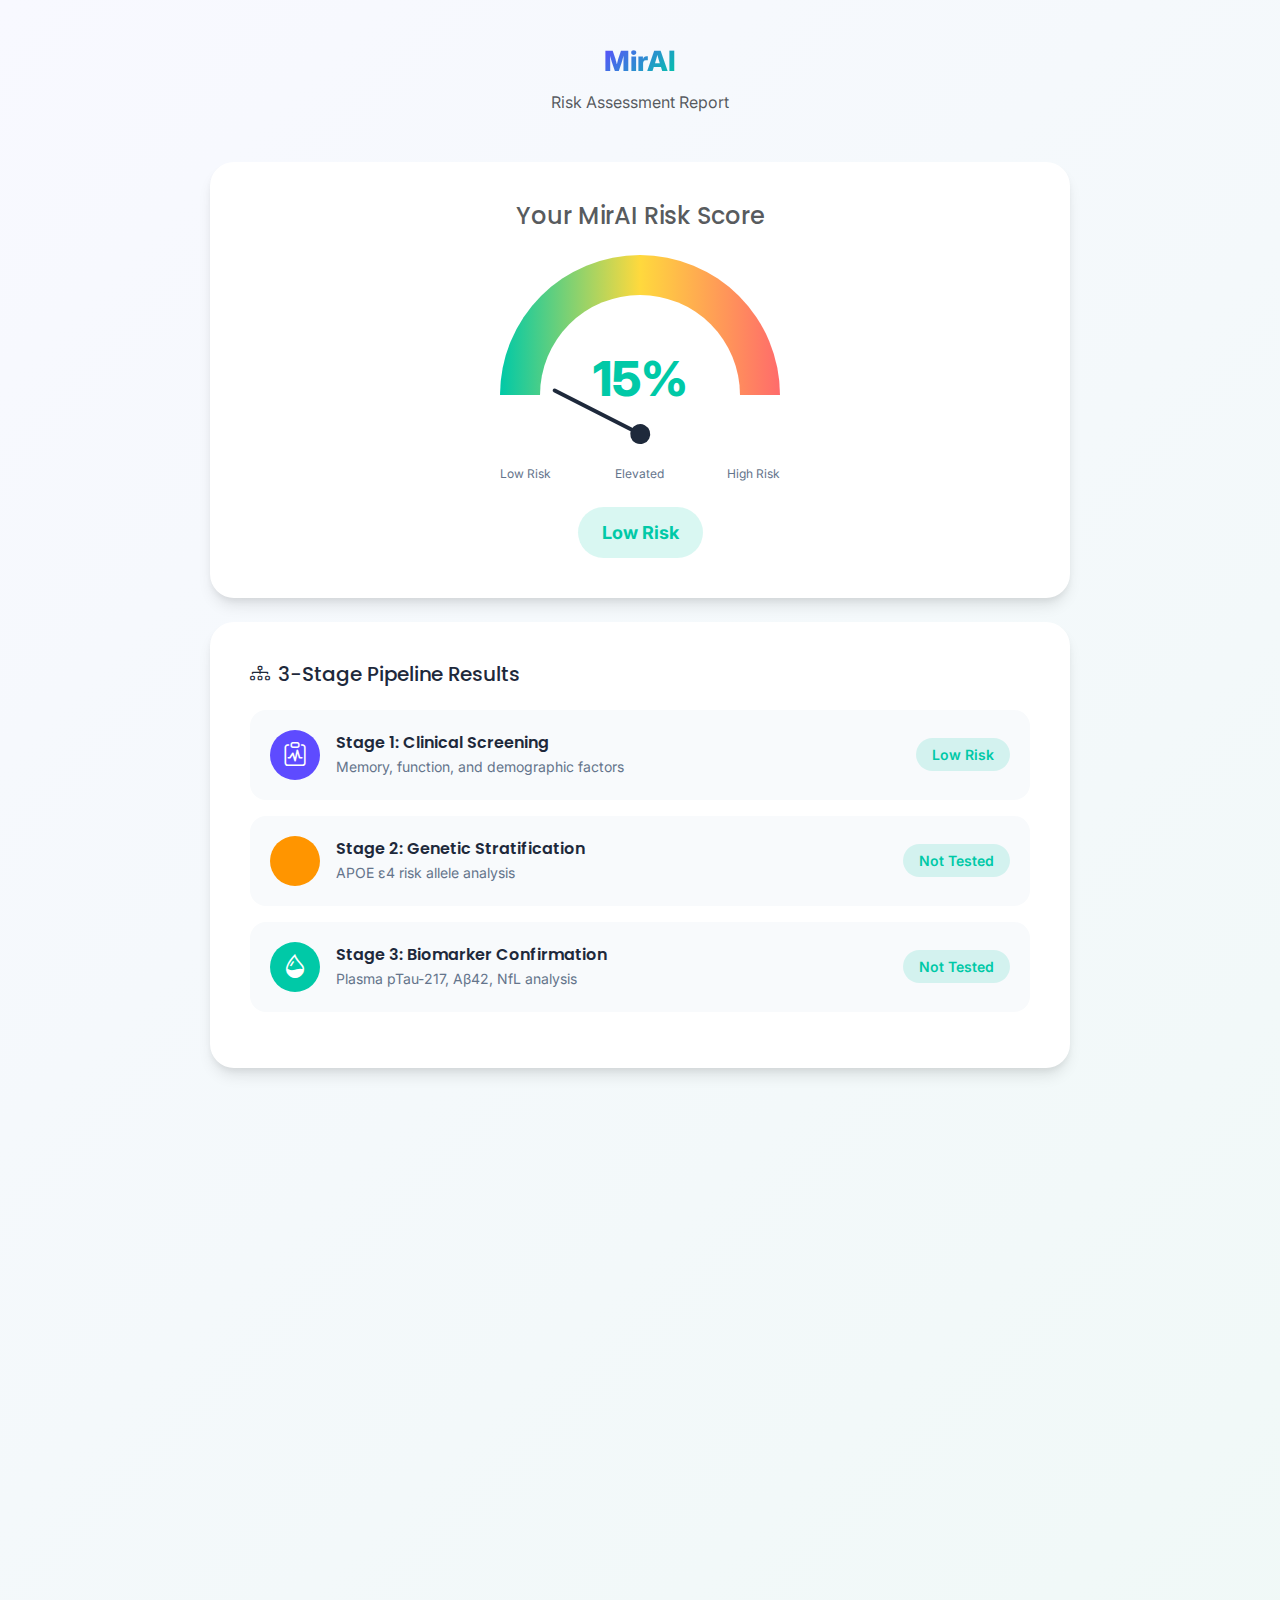
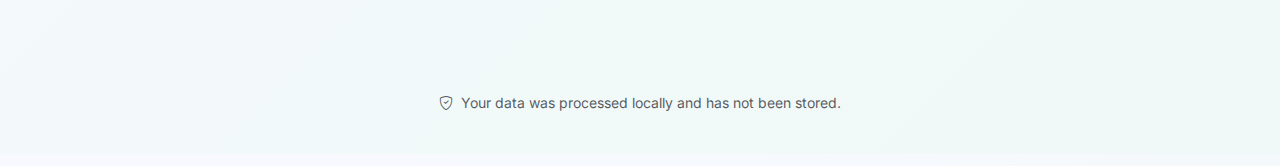
<file: results.html>
<!DOCTYPE html>
<html lang="en">

<head>
    <meta charset="utf-8">
    <meta content="width=device-width, initial-scale=1.0" name="viewport">
    <title>MirAI - Risk Report</title>
    <meta name="description" content="Your MirAI Alzheimer's risk assessment results.">

    <!-- Favicons -->
    <link href="assets/img/favicon.png" rel="icon">

    <!-- Fonts -->
    <link href="https://fonts.googleapis.com" rel="preconnect">
    <link href="https://fonts.gstatic.com" rel="preconnect" crossorigin>
    <link
        href="https://fonts.googleapis.com/css2?family=Inter:wght@300;400;500;600;700&family=Poppins:wght@400;500;600;700;800&display=swap"
        rel="stylesheet">

    <!-- Vendor CSS Files -->
    <link href="assets/vendor/bootstrap/css/bootstrap.min.css" rel="stylesheet">
    <link href="assets/vendor/bootstrap-icons/bootstrap-icons.css" rel="stylesheet">
    <link href="assets/vendor/aos/aos.css" rel="stylesheet">

    <!-- Main CSS File -->
    <link href="assets/css/main.css" rel="stylesheet">

    <style>
        body {
            background: linear-gradient(135deg, #f8f9ff 0%, #f0f9f7 100%);
            min-height: 100vh;
        }

        .mirai-logo {
            font-weight: 800;
            font-size: 28px;
            background: linear-gradient(135deg, #5E4BFF 0%, #00C9A7 100%);
            -webkit-background-clip: text;
            -webkit-text-fill-color: transparent;
            background-clip: text;
        }

        .results-container {
            max-width: 900px;
            margin: 0 auto;
            padding: 40px 20px;
        }

        .results-card {
            background: white;
            border-radius: 24px;
            padding: 40px;
            box-shadow: 0 4px 6px -1px rgba(0, 0, 0, 0.05), 0 10px 15px -3px rgba(0, 0, 0, 0.1);
            margin-bottom: 24px;
        }

        /* Risk Gauge */
        .gauge-container {
            position: relative;
            width: 280px;
            height: 180px;
            margin: 0 auto 30px;
        }

        .gauge-bg {
            position: absolute;
            width: 280px;
            height: 140px;
            border-radius: 280px 280px 0 0;
            background: linear-gradient(90deg, #00C9A7 0%, #FFD93D 50%, #FF6B6B 100%);
            overflow: hidden;
        }

        .gauge-bg::after {
            content: '';
            position: absolute;
            width: 200px;
            height: 100px;
            background: white;
            border-radius: 200px 200px 0 0;
            bottom: 0;
            left: 40px;
        }

        .gauge-needle {
            position: absolute;
            bottom: 0;
            left: 50%;
            width: 4px;
            height: 100px;
            background: #1E293B;
            border-radius: 4px;
            transform-origin: bottom center;
            transform: rotate(-90deg);
            transition: transform 1.5s cubic-bezier(0.34, 1.56, 0.64, 1);
            z-index: 10;
        }

        .gauge-needle::after {
            content: '';
            position: absolute;
            bottom: -8px;
            left: -8px;
            width: 20px;
            height: 20px;
            background: #1E293B;
            border-radius: 50%;
        }

        .gauge-value {
            position: absolute;
            bottom: 20px;
            left: 50%;
            transform: translateX(-50%);
            font-size: 48px;
            font-weight: 800;
            z-index: 20;
        }

        .gauge-labels {
            display: flex;
            justify-content: space-between;
            margin-top: 10px;
            font-size: 12px;
            color: #64748b;
        }

        /* Risk Level Badge */
        .risk-badge {
            display: inline-block;
            padding: 12px 24px;
            border-radius: 50px;
            font-weight: 700;
            font-size: 18px;
        }

        .risk-badge.low {
            background: rgba(0, 201, 167, 0.15);
            color: #00C9A7;
        }

        .risk-badge.elevated {
            background: rgba(255, 149, 0, 0.15);
            color: #FF9500;
        }

        .risk-badge.high {
            background: rgba(255, 107, 107, 0.15);
            color: #FF6B6B;
        }

        /* Pipeline Visualization */
        .pipeline-result {
            display: flex;
            align-items: center;
            gap: 16px;
            padding: 20px;
            background: #f8fafc;
            border-radius: 16px;
            margin-bottom: 16px;
        }

        .pipeline-icon {
            width: 50px;
            height: 50px;
            border-radius: 50%;
            display: flex;
            align-items: center;
            justify-content: center;
            font-size: 24px;
            color: white;
            flex-shrink: 0;
        }

        .pipeline-icon.clinical {
            background: #5E4BFF;
        }

        .pipeline-icon.genetic {
            background: #FF9500;
        }

        .pipeline-icon.biomarker {
            background: #00C9A7;
        }

        .pipeline-info h5 {
            margin: 0 0 4px 0;
            font-size: 16px;
            font-weight: 600;
        }

        .pipeline-info p {
            margin: 0;
            color: #64748b;
            font-size: 14px;
        }

        .pipeline-status {
            margin-left: auto;
            padding: 6px 16px;
            border-radius: 50px;
            font-weight: 600;
            font-size: 14px;
        }

        .status-low {
            background: rgba(0, 201, 167, 0.15);
            color: #00C9A7;
        }

        .status-elevated {
            background: rgba(255, 149, 0, 0.15);
            color: #FF9500;
        }

        .status-high {
            background: rgba(255, 107, 107, 0.15);
            color: #FF6B6B;
        }

        /* Explainability Panel */
        .explain-item {
            display: flex;
            align-items: center;
            padding: 16px;
            background: #f8fafc;
            border-radius: 12px;
            margin-bottom: 12px;
        }

        .explain-icon {
            width: 40px;
            height: 40px;
            border-radius: 10px;
            background: rgba(94, 75, 255, 0.1);
            display: flex;
            align-items: center;
            justify-content: center;
            color: #5E4BFF;
            margin-right: 16px;
            flex-shrink: 0;
        }

        .explain-text h6 {
            margin: 0 0 4px 0;
            font-size: 14px;
            font-weight: 600;
        }

        .explain-text p {
            margin: 0;
            color: #64748b;
            font-size: 13px;
        }

        .btn-mirai {
            background: linear-gradient(135deg, #5E4BFF 0%, #00C9A7 100%);
            border: none;
            padding: 16px 32px;
            border-radius: 50px;
            color: white;
            font-weight: 600;
            font-size: 16px;
            transition: transform 0.2s ease, box-shadow 0.2s ease;
        }

        .btn-mirai:hover {
            transform: scale(1.02);
            box-shadow: 0 10px 20px rgba(94, 75, 255, 0.3);
            color: white;
        }

        .disclaimer {
            background: rgba(255, 149, 0, 0.1);
            border-left: 4px solid #FF9500;
            padding: 16px 20px;
            border-radius: 0 12px 12px 0;
            margin-top: 24px;
        }

        .disclaimer h6 {
            color: #FF9500;
            margin-bottom: 8px;
        }

        .disclaimer p {
            margin: 0;
            color: #64748b;
            font-size: 14px;
        }
    </style>
</head>

<body>

    <div class="results-container">

        <!-- Header -->
        <div class="text-center mb-5">
            <a href="index.html" class="mirai-logo text-decoration-none">MirAI</a>
            <p class="text-muted mt-2">Risk Assessment Report</p>
        </div>

        <!-- Main Risk Score Card -->
        <div class="results-card text-center" data-aos="fade-up">
            <h4 class="text-muted mb-4">Your MirAI Risk Score</h4>

            <div class="gauge-container">
                <div class="gauge-bg"></div>
                <div class="gauge-needle" id="gaugeNeedle"></div>
                <div class="gauge-value" id="gaugeValue">--%</div>
            </div>
            <div class="gauge-labels" style="max-width: 280px; margin: 0 auto;">
                <span>Low Risk</span>
                <span>Elevated</span>
                <span>High Risk</span>
            </div>

            <div class="mt-4">
                <span class="risk-badge" id="riskBadge">Calculating...</span>
            </div>
        </div>

        <!-- Pipeline Results -->
        <div class="results-card" data-aos="fade-up" data-aos-delay="100">
            <h5 class="mb-4"><i class="bi bi-diagram-3 me-2"></i>3-Stage Pipeline Results</h5>

            <div class="pipeline-result">
                <div class="pipeline-icon clinical"><i class="bi bi-clipboard-pulse"></i></div>
                <div class="pipeline-info">
                    <h5>Stage 1: Clinical Screening</h5>
                    <p>Memory, function, and demographic factors</p>
                </div>
                <span class="pipeline-status" id="stage1Status">--</span>
            </div>

            <div class="pipeline-result">
                <div class="pipeline-icon genetic"><i class="bi bi-dna"></i></div>
                <div class="pipeline-info">
                    <h5>Stage 2: Genetic Stratification</h5>
                    <p>APOE ε4 risk allele analysis</p>
                </div>
                <span class="pipeline-status" id="stage2Status">--</span>
            </div>

            <div class="pipeline-result">
                <div class="pipeline-icon biomarker"><i class="bi bi-droplet-half"></i></div>
                <div class="pipeline-info">
                    <h5>Stage 3: Biomarker Confirmation</h5>
                    <p>Plasma pTau-217, Aβ42, NfL analysis</p>
                </div>
                <span class="pipeline-status" id="stage3Status">--</span>
            </div>
        </div>

        <!-- Explainability Panel -->
        <div class="results-card" data-aos="fade-up" data-aos-delay="200">
            <h5 class="mb-4"><i class="bi bi-lightbulb me-2"></i>Key Risk Factors</h5>

            <div class="explain-item">
                <div class="explain-icon"><i class="bi bi-clipboard-check"></i></div>
                <div class="explain-text">
                    <h6 id="factor1Title">Primary Clinical Factor</h6>
                    <p id="factor1Desc">Loading...</p>
                </div>
            </div>

            <div class="explain-item">
                <div class="explain-icon"><i class="bi bi-person-badge"></i></div>
                <div class="explain-text">
                    <h6 id="factor2Title">Genetic Profile</h6>
                    <p id="factor2Desc">Loading...</p>
                </div>
            </div>

            <div class="explain-item">
                <div class="explain-icon"><i class="bi bi-droplet"></i></div>
                <div class="explain-text">
                    <h6 id="factor3Title">Biomarker Signal</h6>
                    <p id="factor3Desc">Loading...</p>
                </div>
            </div>

            <div class="disclaimer">
                <h6><i class="bi bi-exclamation-triangle me-2"></i>Important Notice</h6>
                <p>This screening result is <strong>not a diagnosis</strong>. It indicates relative risk based on the
                    provided inputs. Please consult a qualified healthcare provider for proper clinical evaluation and
                    next steps.</p>
            </div>
        </div>

        <!-- Actions -->
        <div class="text-center" data-aos="fade-up" data-aos-delay="300">
            <a href="assessment.html" class="btn btn-mirai me-3">
                <i class="bi bi-arrow-repeat me-2"></i>New Assessment
            </a>
            <a href="index.html" class="btn btn-outline-secondary">
                <i class="bi bi-house me-2"></i>Back to Home
            </a>
        </div>

        <div class="text-center mt-4">
            <small class="text-muted"><i class="bi bi-shield-check me-1"></i> Your data was processed locally and has
                not been stored.</small>
        </div>

    </div>

    <!-- Vendor JS Files -->
    <script src="assets/vendor/bootstrap/js/bootstrap.bundle.min.js"></script>
    <script src="assets/vendor/aos/aos.js"></script>

    <script>
        // Initialize AOS
        AOS.init();

        // Retrieve assessment data and API prediction (if available)
        const data = JSON.parse(localStorage.getItem('miraiAssessment')) || {};
        const apiPrediction = JSON.parse(localStorage.getItem('miraiPrediction') || 'null');
        const modelType = localStorage.getItem('miraiModelType') || 'mock';

        // Show model badge
        if (modelType === 'real') {
            console.log('✅ Using REAL ML model prediction');
        } else {
            console.log('⚠️ Using client-side mock calculation');
        }

        // Calculate risk - use API result if available
        function getRiskScore() {
            if (apiPrediction && apiPrediction.final_risk_score !== undefined) {
                return Math.round(apiPrediction.final_risk_score * 100);
            }
            return calculateMockRisk(data);
        }

        // Fallback mock calculation
        function calculateMockRisk(data) {
            let score = 15;
            const age = parseInt(data.age) || 65;
            if (age > 75) score += 20;
            else if (age > 65) score += 10;
            const faq = parseInt(data.faq) || 0;
            score += faq * 1.5;
            const ecog = parseFloat(data.ecogMem) || 1;
            score += (ecog - 1) * 10;
            const genotype = data.genotype || '';
            if (genotype === '4/4') score += 25;
            else if (genotype === '3/4' || genotype === '2/4') score += 15;
            const ptau = parseFloat(data.ptau217) || 0;
            if (ptau > 0.6) score += 20;
            else if (ptau > 0.3) score += 10;
            return Math.min(Math.round(score), 100);
        }

        function getStageRisk(stage) {
            if (apiPrediction) {
                const risks = {
                    1: apiPrediction.stage1_risk || 'Low',
                    2: apiPrediction.stage2_risk || 'Low',
                    3: apiPrediction.stage3_risk || 'Low'
                };
                const status = risks[stage];
                const cls = status.toLowerCase().includes('high') ? 'status-high' :
                    status.toLowerCase().includes('elevated') ? 'status-elevated' : 'status-low';
                return { status, class: cls };
            }
            // Fallback to mock
            const score = getRiskScore();
            if (stage === 1) {
                if (score < 30) return { status: 'Low Risk', class: 'status-low' };
                if (score < 60) return { status: 'Elevated', class: 'status-elevated' };
                return { status: 'High Risk', class: 'status-high' };
            }
            if (stage === 2) {
                const genotype = data.genotype || '';
                if (genotype.includes('4')) return { status: 'Elevated', class: 'status-elevated' };
                if (!genotype) return { status: 'Not Tested', class: 'status-low' };
                return { status: 'Low Risk', class: 'status-low' };
            }
            if (stage === 3) {
                const ptau = parseFloat(data.ptau217) || 0;
                if (!ptau) return { status: 'Not Tested', class: 'status-low' };
                if (ptau > 0.6) return { status: 'Elevated', class: 'status-elevated' };
                return { status: 'Normal', class: 'status-low' };
            }
        }

        function getRiskCategory(score) {
            if (score < 30) return { label: 'Low Risk', class: 'low' };
            if (score < 60) return { label: 'Elevated Risk', class: 'elevated' };
            return { label: 'High Risk', class: 'high' };
        }

        // Calculate and display results
        const riskScore = getRiskScore();
        const riskCategory = getRiskCategory(riskScore);

        // Animate gauge
        setTimeout(() => {
            const needleRotation = -90 + (riskScore / 100) * 180;
            document.getElementById('gaugeNeedle').style.transform = `rotate(${needleRotation}deg)`;
            document.getElementById('gaugeValue').textContent = `${riskScore}%`;
            document.getElementById('gaugeValue').style.color = riskCategory.class === 'low' ? '#00C9A7' :
                riskCategory.class === 'elevated' ? '#FF9500' : '#FF6B6B';

            document.getElementById('riskBadge').textContent = riskCategory.label;
            document.getElementById('riskBadge').className = `risk-badge ${riskCategory.class}`;
        }, 500);

        // Stage results
        setTimeout(() => {
            const s1 = getStageRisk(1);
            const s2 = getStageRisk(2);
            const s3 = getStageRisk(3);

            document.getElementById('stage1Status').textContent = s1.status;
            document.getElementById('stage1Status').className = `pipeline-status ${s1.class}`;

            document.getElementById('stage2Status').textContent = s2.status;
            document.getElementById('stage2Status').className = `pipeline-status ${s2.class}`;

            document.getElementById('stage3Status').textContent = s3.status;
            document.getElementById('stage3Status').className = `pipeline-status ${s3.class}`;
        }, 800);

        // Explainability
        setTimeout(() => {
            // Factor 1: Clinical
            const faq = parseInt(data.faq) || 0;
            if (faq >= 10) {
                document.getElementById('factor1Title').textContent = 'Functional Impairment Detected';
                document.getElementById('factor1Desc').textContent = `FAQ score of ${faq} indicates difficulty with daily activities.`;
            } else {
                document.getElementById('factor1Title').textContent = 'Functional Status Normal';
                document.getElementById('factor1Desc').textContent = 'No significant impairment in daily activities reported.';
            }

            // Factor 2: Genetic
            const genotype = data.genotype || '';
            if (genotype === '4/4') {
                document.getElementById('factor2Title').textContent = 'APOE4 Homozygous (ε4/ε4)';
                document.getElementById('factor2Desc').textContent = 'Two copies of the ε4 allele significantly increase lifetime risk.';
            } else if (genotype.includes('4')) {
                document.getElementById('factor2Title').textContent = 'APOE4 Carrier';
                document.getElementById('factor2Desc').textContent = 'One copy of the ε4 allele moderately increases risk.';
            } else if (genotype) {
                document.getElementById('factor2Title').textContent = 'No APOE4 Alleles';
                document.getElementById('factor2Desc').textContent = 'Your genotype does not carry the high-risk ε4 variant.';
            } else {
                document.getElementById('factor2Title').textContent = 'Genetic Data Not Provided';
                document.getElementById('factor2Desc').textContent = 'APOE genotype was not included in this assessment.';
            }

            // Factor 3: Biomarker
            const ptau = parseFloat(data.ptau217) || 0;
            if (ptau > 0.6) {
                document.getElementById('factor3Title').textContent = 'Elevated pTau-217';
                document.getElementById('factor3Desc').textContent = `pTau-217 level of ${ptau} pg/mL suggests possible tau pathology.`;
            } else if (ptau > 0) {
                document.getElementById('factor3Title').textContent = 'pTau-217 Within Normal Range';
                document.getElementById('factor3Desc').textContent = 'Blood biomarker levels do not indicate elevated tau.';
            } else {
                document.getElementById('factor3Title').textContent = 'Biomarker Data Not Provided';
                document.getElementById('factor3Desc').textContent = 'Plasma biomarkers were not included in this assessment.';
            }
        }, 1000);
    </script>

</body>

</html>
</file>
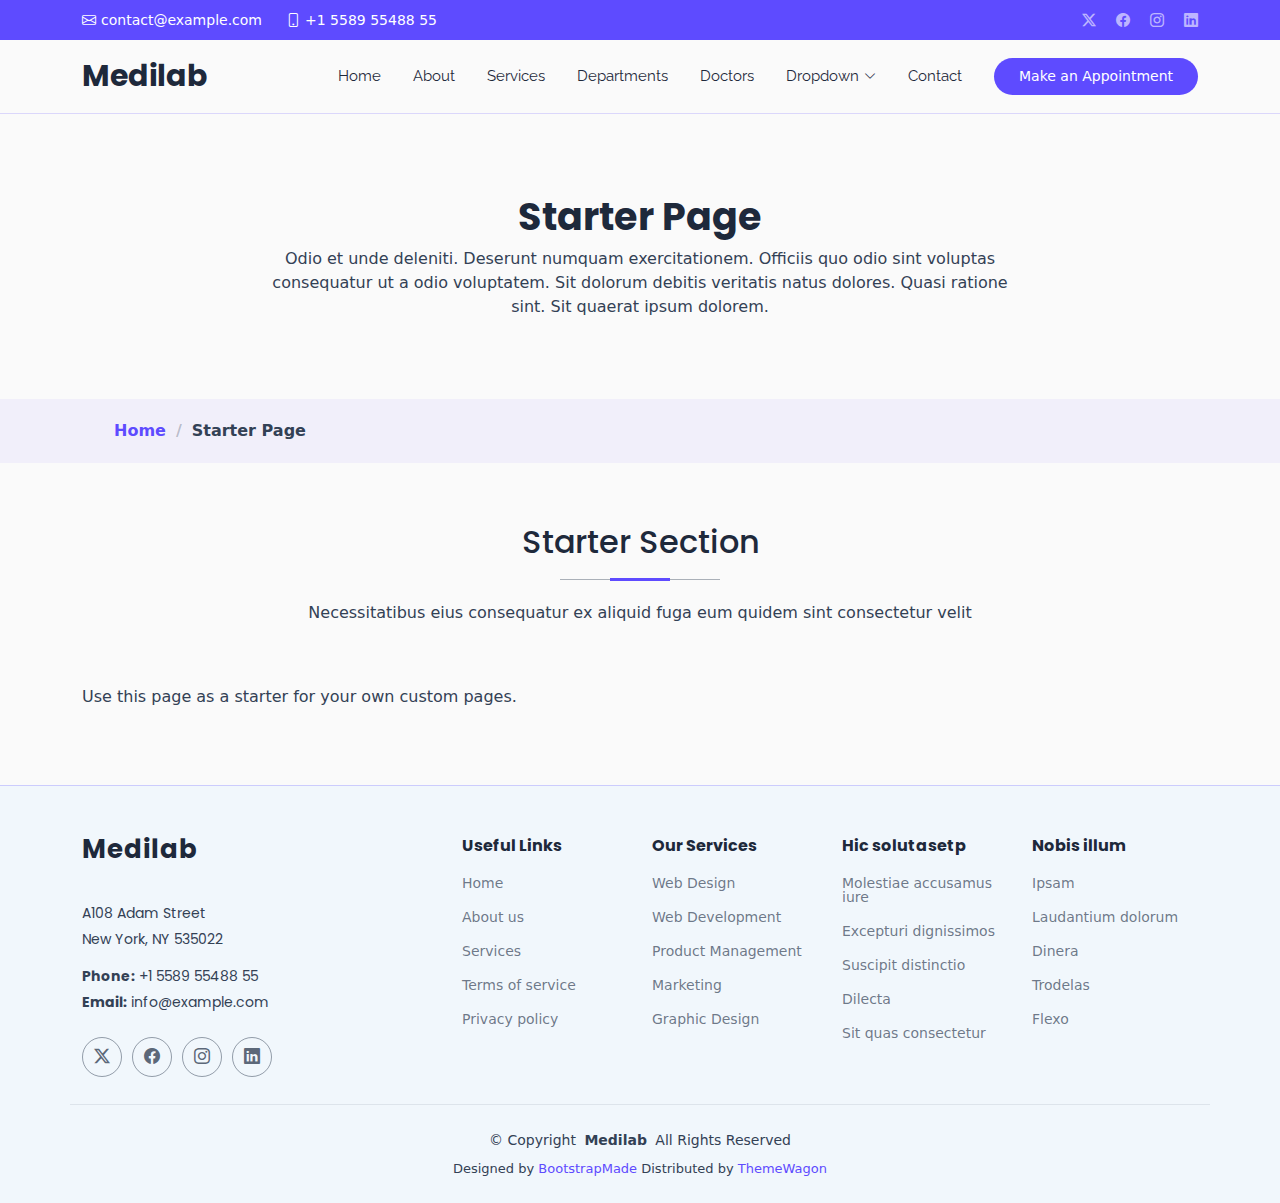
<file: starter-page.html>
<!DOCTYPE html>
<html lang="en">

<head>
  <meta charset="utf-8">
  <meta content="width=device-width, initial-scale=1.0" name="viewport">
  <title>Starter Page - Medilab Bootstrap Template</title>
  <meta name="description" content="">
  <meta name="keywords" content="">

  <!-- Favicons -->
  <link href="assets/img/favicon.png" rel="icon">
  <link href="assets/img/apple-touch-icon.png" rel="apple-touch-icon">

  <!-- Fonts -->
  <link href="https://fonts.googleapis.com" rel="preconnect">
  <link href="https://fonts.gstatic.com" rel="preconnect" crossorigin>
  <link href="https://fonts.googleapis.com/css2?family=Roboto:ital,wght@0,100;0,300;0,400;0,500;0,700;0,900;1,100;1,300;1,400;1,500;1,700;1,900&family=Poppins:ital,wght@0,100;0,200;0,300;0,400;0,500;0,600;0,700;0,800;0,900;1,100;1,200;1,300;1,400;1,500;1,600;1,700;1,800;1,900&family=Raleway:ital,wght@0,100;0,200;0,300;0,400;0,500;0,600;0,700;0,800;0,900;1,100;1,200;1,300;1,400;1,500;1,600;1,700;1,800;1,900&display=swap" rel="stylesheet">

  <!-- Vendor CSS Files -->
  <link href="assets/vendor/bootstrap/css/bootstrap.min.css" rel="stylesheet">
  <link href="assets/vendor/bootstrap-icons/bootstrap-icons.css" rel="stylesheet">
  <link href="assets/vendor/aos/aos.css" rel="stylesheet">
  <link href="assets/vendor/fontawesome-free/css/all.min.css" rel="stylesheet">
  <link href="assets/vendor/glightbox/css/glightbox.min.css" rel="stylesheet">
  <link href="assets/vendor/swiper/swiper-bundle.min.css" rel="stylesheet">

  <!-- Main CSS File -->
  <link href="assets/css/main.css" rel="stylesheet">

  <!-- =======================================================
  * Template Name: Medilab
  * Template URL: https://bootstrapmade.com/medilab-free-medical-bootstrap-theme/
  * Updated: Aug 07 2024 with Bootstrap v5.3.3
  * Author: BootstrapMade.com
  * License: https://bootstrapmade.com/license/
  ======================================================== -->
</head>

<body class="starter-page-page">

  <header id="header" class="header sticky-top">

    <div class="topbar d-flex align-items-center">
      <div class="container d-flex justify-content-center justify-content-md-between">
        <div class="contact-info d-flex align-items-center">
          <i class="bi bi-envelope d-flex align-items-center"><a href="mailto:contact@example.com">contact@example.com</a></i>
          <i class="bi bi-phone d-flex align-items-center ms-4"><span>+1 5589 55488 55</span></i>
        </div>
        <div class="social-links d-none d-md-flex align-items-center">
          <a href="#" class="twitter"><i class="bi bi-twitter-x"></i></a>
          <a href="#" class="facebook"><i class="bi bi-facebook"></i></a>
          <a href="#" class="instagram"><i class="bi bi-instagram"></i></a>
          <a href="#" class="linkedin"><i class="bi bi-linkedin"></i></a>
        </div>
      </div>
    </div><!-- End Top Bar -->

    <div class="branding d-flex align-items-center">

      <div class="container position-relative d-flex align-items-center justify-content-between">
        <a href="index.html" class="logo d-flex align-items-center me-auto">
          <!-- Uncomment the line below if you also wish to use an image logo -->
          <!-- <img src="assets/img/logo.png" alt=""> -->
          <h1 class="sitename">Medilab</h1>
        </a>

        <nav id="navmenu" class="navmenu">
          <ul>
            <li><a href="#hero">Home<br></a></li>
            <li><a href="#about">About</a></li>
            <li><a href="#services">Services</a></li>
            <li><a href="#departments">Departments</a></li>
            <li><a href="#doctors">Doctors</a></li>
            <li class="dropdown"><a href="#"><span>Dropdown</span> <i class="bi bi-chevron-down toggle-dropdown"></i></a>
              <ul>
                <li><a href="#">Dropdown 1</a></li>
                <li class="dropdown"><a href="#"><span>Deep Dropdown</span> <i class="bi bi-chevron-down toggle-dropdown"></i></a>
                  <ul>
                    <li><a href="#">Deep Dropdown 1</a></li>
                    <li><a href="#">Deep Dropdown 2</a></li>
                    <li><a href="#">Deep Dropdown 3</a></li>
                    <li><a href="#">Deep Dropdown 4</a></li>
                    <li><a href="#">Deep Dropdown 5</a></li>
                  </ul>
                </li>
                <li><a href="#">Dropdown 2</a></li>
                <li><a href="#">Dropdown 3</a></li>
                <li><a href="#">Dropdown 4</a></li>
              </ul>
            </li>
            <li><a href="#contact">Contact</a></li>
          </ul>
          <i class="mobile-nav-toggle d-xl-none bi bi-list"></i>
        </nav>

        <a class="cta-btn d-none d-sm-block" href="#appointment">Make an Appointment</a>

      </div>

    </div>

  </header>

  <main class="main">

    <!-- Page Title -->
    <div class="page-title" data-aos="fade">
      <div class="heading">
        <div class="container">
          <div class="row d-flex justify-content-center text-center">
            <div class="col-lg-8">
              <h1>Starter Page</h1>
              <p class="mb-0">Odio et unde deleniti. Deserunt numquam exercitationem. Officiis quo odio sint voluptas consequatur ut a odio voluptatem. Sit dolorum debitis veritatis natus dolores. Quasi ratione sint. Sit quaerat ipsum dolorem.</p>
            </div>
          </div>
        </div>
      </div>
      <nav class="breadcrumbs">
        <div class="container">
          <ol>
            <li><a href="index.html">Home</a></li>
            <li class="current">Starter Page</li>
          </ol>
        </div>
      </nav>
    </div><!-- End Page Title -->

    <!-- Starter Section Section -->
    <section id="starter-section" class="starter-section section">

      <!-- Section Title -->
      <div class="container section-title" data-aos="fade-up">
        <h2>Starter Section</h2>
        <p>Necessitatibus eius consequatur ex aliquid fuga eum quidem sint consectetur velit</p>
      </div><!-- End Section Title -->

      <div class="container" data-aos="fade-up">
        <p>Use this page as a starter for your own custom pages.</p>
      </div>

    </section><!-- /Starter Section Section -->

  </main>

  <footer id="footer" class="footer light-background">

    <div class="container footer-top">
      <div class="row gy-4">
        <div class="col-lg-4 col-md-6 footer-about">
          <a href="index.html" class="logo d-flex align-items-center">
            <span class="sitename">Medilab</span>
          </a>
          <div class="footer-contact pt-3">
            <p>A108 Adam Street</p>
            <p>New York, NY 535022</p>
            <p class="mt-3"><strong>Phone:</strong> <span>+1 5589 55488 55</span></p>
            <p><strong>Email:</strong> <span>info@example.com</span></p>
          </div>
          <div class="social-links d-flex mt-4">
            <a href=""><i class="bi bi-twitter-x"></i></a>
            <a href=""><i class="bi bi-facebook"></i></a>
            <a href=""><i class="bi bi-instagram"></i></a>
            <a href=""><i class="bi bi-linkedin"></i></a>
          </div>
        </div>

        <div class="col-lg-2 col-md-3 footer-links">
          <h4>Useful Links</h4>
          <ul>
            <li><a href="#">Home</a></li>
            <li><a href="#">About us</a></li>
            <li><a href="#">Services</a></li>
            <li><a href="#">Terms of service</a></li>
            <li><a href="#">Privacy policy</a></li>
          </ul>
        </div>

        <div class="col-lg-2 col-md-3 footer-links">
          <h4>Our Services</h4>
          <ul>
            <li><a href="#">Web Design</a></li>
            <li><a href="#">Web Development</a></li>
            <li><a href="#">Product Management</a></li>
            <li><a href="#">Marketing</a></li>
            <li><a href="#">Graphic Design</a></li>
          </ul>
        </div>

        <div class="col-lg-2 col-md-3 footer-links">
          <h4>Hic solutasetp</h4>
          <ul>
            <li><a href="#">Molestiae accusamus iure</a></li>
            <li><a href="#">Excepturi dignissimos</a></li>
            <li><a href="#">Suscipit distinctio</a></li>
            <li><a href="#">Dilecta</a></li>
            <li><a href="#">Sit quas consectetur</a></li>
          </ul>
        </div>

        <div class="col-lg-2 col-md-3 footer-links">
          <h4>Nobis illum</h4>
          <ul>
            <li><a href="#">Ipsam</a></li>
            <li><a href="#">Laudantium dolorum</a></li>
            <li><a href="#">Dinera</a></li>
            <li><a href="#">Trodelas</a></li>
            <li><a href="#">Flexo</a></li>
          </ul>
        </div>

      </div>
    </div>

    <div class="container copyright text-center mt-4">
      <p>© <span>Copyright</span> <strong class="px-1 sitename">Medilab</strong> <span>All Rights Reserved</span></p>
      <div class="credits">
        <!-- All the links in the footer should remain intact. -->
        <!-- You can delete the links only if you've purchased the pro version. -->
        <!-- Licensing information: https://bootstrapmade.com/license/ -->
        <!-- Purchase the pro version with working PHP/AJAX contact form: [buy-url] -->
        Designed by <a href="https://bootstrapmade.com/">BootstrapMade</a> Distributed by <a href=“https://themewagon.com>ThemeWagon
      </div>
    </div>

  </footer>

  <!-- Scroll Top -->
  <a href="#" id="scroll-top" class="scroll-top d-flex align-items-center justify-content-center"><i class="bi bi-arrow-up-short"></i></a>

  <!-- Preloader -->
  <div id="preloader"></div>

  <!-- Vendor JS Files -->
  <script src="assets/vendor/bootstrap/js/bootstrap.bundle.min.js"></script>
  <script src="assets/vendor/php-email-form/validate.js"></script>
  <script src="assets/vendor/aos/aos.js"></script>
  <script src="assets/vendor/glightbox/js/glightbox.min.js"></script>
  <script src="assets/vendor/purecounter/purecounter_vanilla.js"></script>
  <script src="assets/vendor/swiper/swiper-bundle.min.js"></script>

  <!-- Main JS File -->
  <script src="assets/js/main.js"></script>

</body>

</html>
</file>
<file: assets/css/main.css>
/**
* Template Name: Medilab
* Template URL: https://bootstrapmade.com/medilab-free-medical-bootstrap-theme/
* Updated: Aug 07 2024 with Bootstrap v5.3.3
* Author: BootstrapMade.com
* License: https://bootstrapmade.com/license/
*/

/*--------------------------------------------------------------
# Font & Color Variables
# Help: https://bootstrapmade.com/color-system/
--------------------------------------------------------------*/
/* Fonts */
:root {
  --default-font: "Inter", system-ui, -apple-system, "Segoe UI", Roboto, "Helvetica Neue", Arial, "Noto Sans", "Liberation Sans", sans-serif, "Apple Color Emoji", "Segoe UI Emoji", "Segoe UI Symbol", "Noto Color Emoji";
  --heading-font: "Poppins",  sans-serif;
  --nav-font: "Raleway",  sans-serif;
}

/* Global Colors - MirAI Theme: Futuristic AI Medical */
:root { 
  --background-color: #FAFAFA; /* Clean clinical white */
  --default-color: #334155; /* Slate gray for text */
  --heading-color: #1E293B; /* Dark slate for headings */
  --accent-color: #5E4BFF; /* Vibrant Purple/Indigo - AI theme */
  --surface-color: #ffffff; /* White cards */
  --contrast-color: #ffffff; /* White text on accent */
  
  /* MirAI Custom Colors */
  --mirai-success: #00C9A7; /* Teal - Low Risk */
  --mirai-warning: #FF9500; /* Orange - Elevated */
  --mirai-danger: #FF6B6B; /* Coral Red - High Risk */
  --mirai-gradient: linear-gradient(135deg, #5E4BFF 0%, #00C9A7 100%);
}

/* Nav Menu Colors */
:root {
  --nav-color: #1E293B;  /* Dark slate */
  --nav-hover-color: #5E4BFF; /* Purple accent */
  --nav-mobile-background-color: #ffffff;
  --nav-dropdown-background-color: #ffffff;
  --nav-dropdown-color: #1E293B;
  --nav-dropdown-hover-color: #5E4BFF;
}

/* Color Presets - These classes override global colors when applied to any section or element, providing reuse of the sam color scheme. */

.light-background {
  --background-color: #f1f7fc;
  --surface-color: #ffffff;
}

.dark-background {
  --background-color: #060606;
  --default-color: #ffffff;
  --heading-color: #ffffff;
  --surface-color: #252525;
  --contrast-color: #ffffff;
}

/* Smooth scroll */
:root {
  scroll-behavior: smooth;
}

/*--------------------------------------------------------------
# General Styling & Shared Classes
--------------------------------------------------------------*/
body {
  color: var(--default-color);
  background-color: var(--background-color);
  font-family: var(--default-font);
}

a {
  color: var(--accent-color);
  text-decoration: none;
  transition: 0.3s;
}

a:hover {
  color: color-mix(in srgb, var(--accent-color), transparent 25%);
  text-decoration: none;
}

h1,
h2,
h3,
h4,
h5,
h6 {
  color: var(--heading-color);
  font-family: var(--heading-font);
}

/* Pulsating Play Button
------------------------------*/
.pulsating-play-btn {
  width: 94px;
  height: 94px;
  background: radial-gradient(var(--accent-color) 50%, color-mix(in srgb, var(--accent-color), transparent 75%) 52%);
  border-radius: 50%;
  display: block;
  position: relative;
  overflow: hidden;
}

.pulsating-play-btn:before {
  content: "";
  position: absolute;
  width: 120px;
  height: 120px;
  animation-delay: 0s;
  animation: pulsate-play-btn 2s;
  animation-direction: forwards;
  animation-iteration-count: infinite;
  animation-timing-function: steps;
  opacity: 1;
  border-radius: 50%;
  border: 5px solid color-mix(in srgb, var(--accent-color), transparent 30%);
  top: -15%;
  left: -15%;
  background: rgba(198, 16, 0, 0);
}

.pulsating-play-btn:after {
  content: "";
  position: absolute;
  left: 50%;
  top: 50%;
  transform: translateX(-40%) translateY(-50%);
  width: 0;
  height: 0;
  border-top: 10px solid transparent;
  border-bottom: 10px solid transparent;
  border-left: 15px solid #fff;
  z-index: 100;
  transition: all 400ms cubic-bezier(0.55, 0.055, 0.675, 0.19);
}

.pulsating-play-btn:hover:before {
  content: "";
  position: absolute;
  left: 50%;
  top: 50%;
  transform: translateX(-40%) translateY(-50%);
  width: 0;
  height: 0;
  border: none;
  border-top: 10px solid transparent;
  border-bottom: 10px solid transparent;
  border-left: 15px solid #fff;
  z-index: 200;
  animation: none;
  border-radius: 0;
}

.pulsating-play-btn:hover:after {
  border-left: 15px solid var(--accent-color);
  transform: scale(20);
}

@keyframes pulsate-play-btn {
  0% {
    transform: scale(0.6, 0.6);
    opacity: 1;
  }

  100% {
    transform: scale(1, 1);
    opacity: 0;
  }
}

/* PHP Email Form Messages
------------------------------*/
.php-email-form .error-message {
  display: none;
  background: #df1529;
  color: #ffffff;
  text-align: left;
  padding: 15px;
  margin-bottom: 24px;
  font-weight: 600;
}

.php-email-form .sent-message {
  display: none;
  color: #ffffff;
  background: #059652;
  text-align: center;
  padding: 15px;
  margin-bottom: 24px;
  font-weight: 600;
}

.php-email-form .loading {
  display: none;
  background: var(--surface-color);
  text-align: center;
  padding: 15px;
  margin-bottom: 24px;
}

.php-email-form .loading:before {
  content: "";
  display: inline-block;
  border-radius: 50%;
  width: 24px;
  height: 24px;
  margin: 0 10px -6px 0;
  border: 3px solid var(--accent-color);
  border-top-color: var(--surface-color);
  animation: php-email-form-loading 1s linear infinite;
}

@keyframes php-email-form-loading {
  0% {
    transform: rotate(0deg);
  }

  100% {
    transform: rotate(360deg);
  }
}

/*--------------------------------------------------------------
# Global Header
--------------------------------------------------------------*/
.header {
  color: var(--default-color);
  transition: all 0.5s;
  z-index: 997;
  background-color: var(--background-color);
}

.header .topbar {
  background-color: var(--accent-color);
  height: 40px;
  padding: 0;
  font-size: 14px;
  transition: all 0.5s;
}

.header .topbar .contact-info i {
  font-style: normal;
  color: var(--contrast-color);
}

.header .topbar .contact-info i a,
.header .topbar .contact-info i span {
  padding-left: 5px;
  color: var(--contrast-color);
}

@media (max-width: 575px) {

  .header .topbar .contact-info i a,
  .header .topbar .contact-info i span {
    font-size: 13px;
  }
}

.header .topbar .contact-info i a {
  line-height: 0;
  transition: 0.3s;
}

.header .topbar .contact-info i a:hover {
  color: var(--contrast-color);
  text-decoration: underline;
}

.header .topbar .social-links a {
  color: color-mix(in srgb, var(--contrast-color), transparent 40%);
  line-height: 0;
  transition: 0.3s;
  margin-left: 20px;
}

.header .topbar .social-links a:hover {
  color: var(--contrast-color);
}

.header .branding {
  min-height: 60px;
  padding: 10px 0;
}

.header .logo {
  line-height: 1;
}

.header .logo img {
  max-height: 36px;
  margin-right: 8px;
}

.header .logo h1 {
  font-size: 30px;
  margin: 0;
  font-weight: 700;
  color: var(--heading-color);
}

.header .cta-btn,
.header .cta-btn:focus {
  color: var(--contrast-color);
  background: var(--accent-color);
  font-size: 14px;
  padding: 8px 25px;
  margin: 0 0 0 30px;
  border-radius: 50px;
  transition: 0.3s;
}

.header .cta-btn:hover,
.header .cta-btn:focus:hover {
  color: var(--contrast-color);
  background: color-mix(in srgb, var(--accent-color), transparent 15%);
}

@media (max-width: 1200px) {
  .header .logo {
    order: 1;
  }

  .header .cta-btn {
    order: 2;
    margin: 0 15px 0 0;
    padding: 6px 15px;
  }

  .header .navmenu {
    order: 3;
  }
}

.scrolled .header {
  box-shadow: 0px 0 18px rgba(0, 0, 0, 0.1);
}

.scrolled .header .topbar {
  height: 0;
  visibility: hidden;
  overflow: hidden;
}

/*--------------------------------------------------------------
# Navigation Menu
--------------------------------------------------------------*/
/* Desktop Navigation */
@media (min-width: 1200px) {
  .navmenu {
    padding: 0;
  }

  .navmenu ul {
    margin: 0;
    padding: 0;
    display: flex;
    list-style: none;
    align-items: center;
  }

  .navmenu li {
    position: relative;
  }

  .navmenu>ul>li {
    white-space: nowrap;
    padding: 15px 14px;
  }

  .navmenu>ul>li:last-child {
    padding-right: 0;
  }

  .navmenu a,
  .navmenu a:focus {
    color: var(--nav-color);
    font-size: 15px;
    padding: 0 2px;
    font-family: var(--nav-font);
    font-weight: 400;
    display: flex;
    align-items: center;
    justify-content: space-between;
    white-space: nowrap;
    transition: 0.3s;
    position: relative;
  }

  .navmenu a i,
  .navmenu a:focus i {
    font-size: 12px;
    line-height: 0;
    margin-left: 5px;
    transition: 0.3s;
  }

  .navmenu>ul>li>a:before {
    content: "";
    position: absolute;
    width: 100%;
    height: 2px;
    bottom: -6px;
    left: 0;
    background-color: var(--nav-hover-color);
    visibility: hidden;
    width: 0px;
    transition: all 0.3s ease-in-out 0s;
  }

  .navmenu a:hover:before,
  .navmenu li:hover>a:before,
  .navmenu .active:before {
    visibility: visible;
    width: 100%;
  }

  .navmenu li:hover>a,
  .navmenu .active,
  .navmenu .active:focus {
    color: var(--nav-hover-color);
  }

  .navmenu .dropdown ul {
    margin: 0;
    padding: 10px 0;
    background: var(--nav-dropdown-background-color);
    display: block;
    position: absolute;
    visibility: hidden;
    left: 14px;
    top: 130%;
    opacity: 0;
    transition: 0.3s;
    border-radius: 4px;
    z-index: 99;
    box-shadow: 0px 0px 30px rgba(0, 0, 0, 0.1);
  }

  .navmenu .dropdown ul li {
    min-width: 200px;
  }

  .navmenu .dropdown ul a {
    padding: 10px 20px;
    font-size: 15px;
    text-transform: none;
    color: var(--nav-dropdown-color);
  }

  .navmenu .dropdown ul a i {
    font-size: 12px;
  }

  .navmenu .dropdown ul a:hover,
  .navmenu .dropdown ul .active:hover,
  .navmenu .dropdown ul li:hover>a {
    color: var(--nav-dropdown-hover-color);
  }

  .navmenu .dropdown:hover>ul {
    opacity: 1;
    top: 100%;
    visibility: visible;
  }

  .navmenu .dropdown .dropdown ul {
    top: 0;
    left: -90%;
    visibility: hidden;
  }

  .navmenu .dropdown .dropdown:hover>ul {
    opacity: 1;
    top: 0;
    left: -100%;
    visibility: visible;
  }
}

/* Mobile Navigation */
@media (max-width: 1199px) {
  .mobile-nav-toggle {
    color: var(--nav-color);
    font-size: 28px;
    line-height: 0;
    margin-right: 10px;
    cursor: pointer;
    transition: color 0.3s;
  }

  .navmenu {
    padding: 0;
    z-index: 9997;
  }

  .navmenu ul {
    display: none;
    list-style: none;
    position: absolute;
    inset: 60px 20px 20px 20px;
    padding: 10px 0;
    margin: 0;
    border-radius: 6px;
    background-color: var(--nav-mobile-background-color);
    border: 1px solid color-mix(in srgb, var(--default-color), transparent 90%);
    box-shadow: none;
    overflow-y: auto;
    transition: 0.3s;
    z-index: 9998;
  }

  .navmenu a,
  .navmenu a:focus {
    color: var(--nav-dropdown-color);
    padding: 10px 20px;
    font-family: var(--nav-font);
    font-size: 17px;
    font-weight: 500;
    display: flex;
    align-items: center;
    justify-content: space-between;
    white-space: nowrap;
    transition: 0.3s;
  }

  .navmenu a i,
  .navmenu a:focus i {
    font-size: 12px;
    line-height: 0;
    margin-left: 5px;
    width: 30px;
    height: 30px;
    display: flex;
    align-items: center;
    justify-content: center;
    border-radius: 50%;
    transition: 0.3s;
    background-color: color-mix(in srgb, var(--accent-color), transparent 90%);
  }

  .navmenu a i:hover,
  .navmenu a:focus i:hover {
    background-color: var(--accent-color);
    color: var(--contrast-color);
  }

  .navmenu a:hover,
  .navmenu .active,
  .navmenu .active:focus {
    color: var(--nav-dropdown-hover-color);
  }

  .navmenu .active i,
  .navmenu .active:focus i {
    background-color: var(--accent-color);
    color: var(--contrast-color);
    transform: rotate(180deg);
  }

  .navmenu .dropdown ul {
    position: static;
    display: none;
    z-index: 99;
    padding: 10px 0;
    margin: 10px 20px;
    background-color: var(--nav-dropdown-background-color);
    transition: all 0.5s ease-in-out;
  }

  .navmenu .dropdown ul ul {
    background-color: rgba(33, 37, 41, 0.1);
  }

  .navmenu .dropdown>.dropdown-active {
    display: block;
    background-color: rgba(33, 37, 41, 0.03);
  }

  .mobile-nav-active {
    overflow: hidden;
  }

  .mobile-nav-active .mobile-nav-toggle {
    color: #fff;
    position: absolute;
    font-size: 32px;
    top: 15px;
    right: 15px;
    margin-right: 0;
    z-index: 9999;
  }

  .mobile-nav-active .navmenu {
    position: fixed;
    overflow: hidden;
    inset: 0;
    background: rgba(33, 37, 41, 0.8);
    transition: 0.3s;
  }

  .mobile-nav-active .navmenu>ul {
    display: block;
  }
}

/*--------------------------------------------------------------
# Global Footer
--------------------------------------------------------------*/
.footer {
  color: var(--default-color);
  background-color: var(--background-color);
  border-top: 1px solid color-mix(in srgb, var(--accent-color), transparent 75%);
  font-size: 14px;
  position: relative;
}

.footer .footer-top {
  padding-top: 50px;
}

.footer .footer-about .logo {
  line-height: 1;
  margin-bottom: 25px;
}

.footer .footer-about .logo img {
  max-height: 40px;
  margin-right: 6px;
}

.footer .footer-about .logo span {
  color: var(--heading-color);
  font-family: var(--heading-font);
  font-size: 26px;
  font-weight: 700;
  letter-spacing: 1px;
}

.footer .footer-about p {
  font-size: 14px;
  font-family: var(--heading-font);
}

.footer .social-links a {
  display: flex;
  align-items: center;
  justify-content: center;
  width: 40px;
  height: 40px;
  border-radius: 50%;
  border: 1px solid color-mix(in srgb, var(--default-color), transparent 50%);
  font-size: 16px;
  color: color-mix(in srgb, var(--default-color), transparent 20%);
  margin-right: 10px;
  transition: 0.3s;
}

.footer .social-links a:hover {
  color: var(--accent-color);
  border-color: var(--accent-color);
}

.footer h4 {
  font-size: 16px;
  font-weight: bold;
  position: relative;
  padding-bottom: 12px;
}

.footer .footer-links {
  margin-bottom: 30px;
}

.footer .footer-links ul {
  list-style: none;
  padding: 0;
  margin: 0;
}

.footer .footer-links ul i {
  padding-right: 2px;
  font-size: 12px;
  line-height: 0;
}

.footer .footer-links ul li {
  padding: 10px 0;
  display: flex;
  align-items: center;
}

.footer .footer-links ul li:first-child {
  padding-top: 0;
}

.footer .footer-links ul a {
  color: color-mix(in srgb, var(--default-color), transparent 30%);
  display: inline-block;
  line-height: 1;
}

.footer .footer-links ul a:hover {
  color: var(--accent-color);
}

.footer .footer-contact p {
  margin-bottom: 5px;
}

.footer .copyright {
  padding-top: 25px;
  padding-bottom: 25px;
  border-top: 1px solid color-mix(in srgb, var(--default-color), transparent 90%);
}

.footer .copyright p {
  margin-bottom: 0;
}

.footer .credits {
  margin-top: 8px;
  font-size: 13px;
}

/*--------------------------------------------------------------
# Preloader
--------------------------------------------------------------*/
#preloader {
  position: fixed;
  inset: 0;
  z-index: 999999;
  overflow: hidden;
  background: var(--background-color);
  transition: all 0.6s ease-out;
}

#preloader:before {
  content: "";
  position: fixed;
  top: calc(50% - 30px);
  left: calc(50% - 30px);
  border: 6px solid #ffffff;
  border-color: var(--accent-color) transparent var(--accent-color) transparent;
  border-radius: 50%;
  width: 60px;
  height: 60px;
  animation: animate-preloader 1.5s linear infinite;
}

@keyframes animate-preloader {
  0% {
    transform: rotate(0deg);
  }

  100% {
    transform: rotate(360deg);
  }
}

/*--------------------------------------------------------------
# Scroll Top Button
--------------------------------------------------------------*/
.scroll-top {
  position: fixed;
  visibility: hidden;
  opacity: 0;
  right: 15px;
  bottom: 15px;
  z-index: 99999;
  background-color: var(--accent-color);
  width: 40px;
  height: 40px;
  border-radius: 4px;
  transition: all 0.4s;
}

.scroll-top i {
  font-size: 24px;
  color: var(--contrast-color);
  line-height: 0;
}

.scroll-top:hover {
  background-color: color-mix(in srgb, var(--accent-color), transparent 20%);
  color: var(--contrast-color);
}

.scroll-top.active {
  visibility: visible;
  opacity: 1;
}

/*--------------------------------------------------------------
# Disable aos animation delay on mobile devices
--------------------------------------------------------------*/
@media screen and (max-width: 768px) {
  [data-aos-delay] {
    transition-delay: 0 !important;
  }
}

/*--------------------------------------------------------------
# Global Page Titles & Breadcrumbs
--------------------------------------------------------------*/
.page-title {
  color: var(--default-color);
  background-color: var(--background-color);
  position: relative;
}

.page-title .heading {
  padding: 80px 0;
  border-top: 1px solid color-mix(in srgb, var(--accent-color), transparent 80%);
}

.page-title .heading h1 {
  font-size: 38px;
  font-weight: 700;
}

.page-title nav {
  background-color: color-mix(in srgb, var(--accent-color), transparent 94%);
  padding: 20px 0;
}

.page-title nav ol {
  display: flex;
  flex-wrap: wrap;
  list-style: none;
  margin: 0;
  font-size: 16px;
  font-weight: 600;
}

.page-title nav ol li+li {
  padding-left: 10px;
}

.page-title nav ol li+li::before {
  content: "/";
  display: inline-block;
  padding-right: 10px;
  color: color-mix(in srgb, var(--default-color), transparent 70%);
}

/*--------------------------------------------------------------
# Global Sections
--------------------------------------------------------------*/
section,
.section {
  color: var(--default-color);
  background-color: var(--background-color);
  padding: 60px 0;
  scroll-margin-top: 72px;
  overflow: clip;
}

@media (max-width: 1199px) {

  section,
  .section {
    scroll-margin-top: 60px;
  }
}

/*--------------------------------------------------------------
# Global Section Titles
--------------------------------------------------------------*/
.section-title {
  text-align: center;
  padding-bottom: 60px;
  position: relative;
}

.section-title h2 {
  font-size: 32px;
  font-weight: 500;
  margin-bottom: 20px;
  padding-bottom: 20px;
  position: relative;
}

.section-title h2:before {
  content: "";
  position: absolute;
  display: block;
  width: 160px;
  height: 1px;
  background: color-mix(in srgb, var(--default-color), transparent 60%);
  left: 0;
  right: 0;
  bottom: 1px;
  margin: auto;
}

.section-title h2::after {
  content: "";
  position: absolute;
  display: block;
  width: 60px;
  height: 3px;
  background: var(--accent-color);
  left: 0;
  right: 0;
  bottom: 0;
  margin: auto;
}

.section-title p {
  margin-bottom: 0;
}

/*--------------------------------------------------------------
# Hero Section
--------------------------------------------------------------*/
.hero {
  width: 100%;
  min-height: calc(100vh - 112px);
  padding: 80px 0;
  display: flex;
  align-items: center;
  justify-content: center;
  position: relative;
  overflow: hidden;
}

.hero img {
  position: absolute;
  inset: 0;
  display: block;
  width: 100%;
  height: 100%;
  object-fit: cover;
  z-index: 1;
}

.hero .container {
  z-index: 3;
}

.hero .welcome h2 {
  margin: 0;
  font-size: 48px;
  font-weight: 700;
}

.hero .welcome p {
  font-size: 24px;
  margin: 0;
}

.hero .content {
  margin-top: 40px;
}

.hero .content .why-box {
  color: var(--contrast-color);
  background: var(--accent-color);
  padding: 30px;
  border-radius: 4px;
}

.hero .content .why-box h3 {
  color: var(--contrast-color);
  font-weight: 700;
  font-size: 34px;
  margin-bottom: 30px;
}

.hero .content .why-box p {
  margin-bottom: 30px;
}

.hero .content .why-box .more-btn {
  color: var(--contrast-color);
  background: color-mix(in srgb, var(--contrast-color), transparent 80%);
  display: inline-block;
  padding: 6px 30px 8px 30px;
  border-radius: 50px;
  transition: all ease-in-out 0.4s;
}

.hero .content .why-box .more-btn i {
  font-size: 14px;
}

.hero .content .why-box .more-btn:hover {
  background: var(--surface-color);
  color: var(--accent-color);
}

.hero .content .icon-box {
  text-align: center;
  border-radius: 10px;
  background: color-mix(in srgb, var(--surface-color), transparent 20%);
  box-shadow: 0px 2px 15px rgba(0, 0, 0, 0.1);
  padding: 40px 30px;
  width: 100%;
}

.hero .content .icon-box i {
  font-size: 40px;
  color: var(--accent-color);
}

.hero .content .icon-box h4 {
  font-size: 20px;
  font-weight: 700;
  margin: 10px 0 20px 0;
}

.hero .content .icon-box p {
  font-size: 15px;
  color: color-mix(in srgb, var(--default-color), transparent 30%);
}

/*--------------------------------------------------------------
# About Section
--------------------------------------------------------------*/
.about .content h3 {
  font-size: 2rem;
  font-weight: 700;
}

.about .content ul {
  list-style: none;
  padding: 0;
}

.about .content ul li {
  display: flex;
  align-items: flex-start;
  margin-top: 40px;
}

.about .content ul i {
  flex-shrink: 0;
  font-size: 48px;
  color: var(--accent-color);
  margin-right: 20px;
}

.about .content ul h5 {
  font-size: 18px;
  font-weight: 700;
}

.about .content ul p {
  font-size: 15px;
}

.about .content p:last-child {
  margin-bottom: 0;
}

.about .pulsating-play-btn {
  position: absolute;
  left: calc(50% - 47px);
  top: calc(50% - 47px);
}

/*--------------------------------------------------------------
# Stats Section
--------------------------------------------------------------*/
.stats i {
  color: var(--contrast-color);
  background-color: var(--accent-color);
  box-shadow: 0px 2px 25px rgba(0, 0, 0, 0.1);
  width: 54px;
  height: 54px;
  font-size: 24px;
  border-radius: 50px;
  border: 2px solid var(--background-color);
  display: inline-flex;
  align-items: center;
  justify-content: center;
  position: relative;
  z-index: 1;
}

.stats .stats-item {
  background-color: var(--surface-color);
  margin-top: -27px;
  padding: 30px 30px 25px 30px;
  width: 100%;
  position: relative;
  text-align: center;
  box-shadow: 0px 2px 35px rgba(0, 0, 0, 0.1);
  border-radius: 4px;
  z-index: 0;
}

.stats .stats-item span {
  font-size: 32px;
  display: block;
  margin: 10px 0;
  font-weight: 700;
  color: var(--heading-color);
}

.stats .stats-item p {
  padding: 0;
  margin: 0;
  font-family: var(--heading-font);
  font-size: 16px;
}

/*--------------------------------------------------------------
# Services Section
--------------------------------------------------------------*/
.services .service-item {
  background-color: var(--surface-color);
  text-align: center;
  border: 1px solid color-mix(in srgb, var(--default-color), transparent 85%);
  padding: 80px 20px;
  transition: all ease-in-out 0.3s;
  height: 100%;
}

.services .service-item .icon {
  margin: 0 auto;
  width: 64px;
  height: 64px;
  background: var(--accent-color);
  border-radius: 4px;
  display: flex;
  align-items: center;
  justify-content: center;
  margin-bottom: 20px;
  transition: 0.3s;
  transform-style: preserve-3d;
}

.services .service-item .icon i {
  color: var(--contrast-color);
  font-size: 28px;
  transition: ease-in-out 0.3s;
}

.services .service-item .icon::before {
  position: absolute;
  content: "";
  left: -8px;
  top: -8px;
  height: 100%;
  width: 100%;
  background: color-mix(in srgb, var(--accent-color), transparent 80%);
  border-radius: 5px;
  transition: all 0.3s ease-out 0s;
  transform: translateZ(-1px);
}

.services .service-item h3 {
  font-weight: 700;
  margin: 10px 0 15px 0;
  font-size: 22px;
}

.services .service-item p {
  line-height: 24px;
  font-size: 14px;
  margin-bottom: 0;
}

.services .service-item:hover {
  background: var(--accent-color);
  border-color: var(--accent-color);
}

.services .service-item:hover .icon {
  background: var(--surface-color);
}

.services .service-item:hover .icon i {
  color: var(--accent-color);
}

.services .service-item:hover .icon::before {
  background: color-mix(in srgb, var(--background-color), transparent 70%);
}

.services .service-item:hover h3,
.services .service-item:hover p {
  color: var(--contrast-color);
}

/*--------------------------------------------------------------
# Appointment Section
--------------------------------------------------------------*/
.appointment .php-email-form {
  width: 100%;
}

.appointment .php-email-form .form-group {
  padding-bottom: 8px;
}

.appointment .php-email-form input,
.appointment .php-email-form textarea,
.appointment .php-email-form select {
  color: var(--default-color);
  background-color: transparent;
  border-color: color-mix(in srgb, var(--default-color), transparent 80%);
  border-radius: 0;
  box-shadow: none;
  font-size: 14px;
  padding: 10px !important;
}

.appointment .php-email-form input:focus,
.appointment .php-email-form textarea:focus,
.appointment .php-email-form select:focus {
  border-color: var(--accent-color);
}

.appointment .php-email-form input::placeholder,
.appointment .php-email-form textarea::placeholder,
.appointment .php-email-form select::placeholder {
  color: color-mix(in srgb, var(--default-color), transparent 70%);
}

.appointment .php-email-form input,
.appointment .php-email-form select {
  height: 44px;
}

.appointment .php-email-form textarea {
  padding: 10px 12px;
}

.appointment .php-email-form button[type=submit] {
  background: var(--accent-color);
  border: 0;
  padding: 10px 35px;
  color: #fff;
  transition: 0.4s;
  border-radius: 50px;
}

.appointment .php-email-form button[type=submit]:hover {
  background: color-mix(in srgb, var(--accent-color) 90%, white 15%);
}

/*--------------------------------------------------------------
# Departments Section
--------------------------------------------------------------*/
.departments {
  overflow: hidden;
}

.departments .nav-tabs {
  border: 0;
}

.departments .nav-link {
  border: 0;
  padding: 12px 15px 12px 0;
  transition: 0.3s;
  color: var(--default-color);
  border-radius: 0;
  border-right: 2px solid color-mix(in srgb, var(--default-color), transparent 90%);
  font-weight: 600;
  font-size: 15px;
}

.departments .nav-link:hover {
  color: var(--accent-color);
}

.departments .nav-link.active {
  color: var(--accent-color);
  border-color: var(--accent-color);
  background-color: var(--background-color);
}

.departments .tab-pane.active {
  animation: fadeIn 0.5s ease-out;
}

.departments .details h3 {
  font-size: 26px;
  font-weight: 600;
  margin-bottom: 20px;
}

.departments .details p {
  color: color-mix(in srgb, var(--default-color), transparent 20%);
}

.departments .details p:last-child {
  margin-bottom: 0;
}

@media (max-width: 992px) {
  .departments .nav-link {
    border: 0;
    padding: 15px;
  }

  .departments .nav-link.active {
    color: var(--accent-color);
    background: var(--accent-color);
  }
}

/*--------------------------------------------------------------
# Doctors Section
--------------------------------------------------------------*/
.doctors .team-member {
  background-color: var(--surface-color);
  box-shadow: 0px 2px 15px rgba(0, 0, 0, 0.1);
  position: relative;
  border-radius: 5px;
  transition: 0.5s;
  padding: 30px;
  height: 100%;
}

@media (max-width: 468px) {
  .doctors .team-member {
    flex-direction: column;
    justify-content: center !important;
    align-items: center !important;
  }
}

.doctors .team-member .pic {
  overflow: hidden;
  width: 150px;
  border-radius: 50%;
  flex-shrink: 0;
}

.doctors .team-member .pic img {
  transition: ease-in-out 0.3s;
}

.doctors .team-member:hover {
  transform: translateY(-10px);
}

.doctors .team-member .member-info {
  padding-left: 30px;
}

@media (max-width: 468px) {
  .doctors .team-member .member-info {
    padding: 30px 0 0 0;
    text-align: center;
  }
}

.doctors .team-member h4 {
  font-weight: 700;
  margin-bottom: 5px;
  font-size: 20px;
}

.doctors .team-member span {
  display: block;
  font-size: 15px;
  padding-bottom: 10px;
  position: relative;
  font-weight: 500;
}

.doctors .team-member span::after {
  content: "";
  position: absolute;
  display: block;
  width: 50px;
  height: 1px;
  background: color-mix(in srgb, var(--default-color), transparent 85%);
  bottom: 0;
  left: 0;
}

@media (max-width: 468px) {
  .doctors .team-member span::after {
    left: calc(50% - 25px);
  }
}

.doctors .team-member p {
  margin: 10px 0 0 0;
  font-size: 14px;
}

.doctors .team-member .social {
  margin-top: 12px;
  display: flex;
  align-items: center;
  justify-content: start;
  width: 100%;
}

@media (max-width: 468px) {
  .doctors .team-member .social {
    justify-content: center;
  }
}

.doctors .team-member .social a {
  background: color-mix(in srgb, var(--default-color), transparent 94%);
  transition: ease-in-out 0.3s;
  display: flex;
  align-items: center;
  justify-content: center;
  border-radius: 50px;
  width: 36px;
  height: 36px;
}

.doctors .team-member .social a i {
  color: color-mix(in srgb, var(--default-color), transparent 20%);
  font-size: 16px;
  margin: 0 2px;
}

.doctors .team-member .social a:hover {
  background: var(--accent-color);
}

.doctors .team-member .social a:hover i {
  color: var(--contrast-color);
}

.doctors .team-member .social a+a {
  margin-left: 8px;
}

/*--------------------------------------------------------------
# Faq Section
--------------------------------------------------------------*/
.faq .faq-container .faq-item {
  background-color: var(--surface-color);
  position: relative;
  padding: 20px;
  margin-bottom: 15px;
  border: 1px solid color-mix(in srgb, var(--accent-color), transparent 75%);
  border-radius: 5px;
  overflow: hidden;
}

.faq .faq-container .faq-item:last-child {
  margin-bottom: 0;
}

.faq .faq-container .faq-item h3 {
  font-weight: 500;
  font-size: 18px;
  line-height: 24px;
  margin: 0 30px 0 0;
  transition: 0.3s;
  cursor: pointer;
  display: flex;
  align-items: center;
}

.faq .faq-container .faq-item h3 .num {
  color: var(--accent-color);
  padding-right: 5px;
}

.faq .faq-container .faq-item h3:hover {
  color: var(--accent-color);
}

.faq .faq-container .faq-item .faq-content {
  display: grid;
  grid-template-rows: 0fr;
  transition: 0.3s ease-in-out;
  visibility: hidden;
  opacity: 0;
}

.faq .faq-container .faq-item .faq-content p {
  margin-bottom: 0;
  overflow: hidden;
}

.faq .faq-container .faq-item .faq-toggle {
  position: absolute;
  top: 20px;
  right: 20px;
  font-size: 16px;
  line-height: 0;
  transition: 0.3s;
  cursor: pointer;
}

.faq .faq-container .faq-item .faq-toggle:hover {
  color: var(--accent-color);
}

.faq .faq-container .faq-active {
  background-color: var(--accent-color);
  border-color: var(--accent-color);
  color: var(--contrast-color);
}

.faq .faq-container .faq-active h3,
.faq .faq-container .faq-active h3:hover {
  color: var(--contrast-color);
}

.faq .faq-container .faq-active .faq-content {
  grid-template-rows: 1fr;
  visibility: visible;
  opacity: 1;
  padding-top: 10px;
}

.faq .faq-container .faq-active .faq-toggle {
  transform: rotate(90deg);
  color: var(--accent-color);
}

/*--------------------------------------------------------------
# Testimonials Section
--------------------------------------------------------------*/
.testimonials .info h3 {
  font-weight: 700;
  font-size: 32px;
}

.testimonials .swiper {
  box-shadow: 0 15px 30px 0 rgba(0, 0, 0, 0.05);
  background-color: var(--surface-color);
}

.testimonials .testimonials-carousel,
.testimonials .testimonials-slider {
  overflow: hidden;
}

.testimonials .testimonial-item {
  box-sizing: content-box;
  min-height: 200px;
  position: relative;
  margin: 30px;
}

.testimonials .testimonial-item .testimonial-img {
  width: 90px;
  height: 90px;
  border-radius: 50px;
  border: 6px solid var(--background-color);
  margin-right: 10px;
}

.testimonials .testimonial-item h3 {
  font-size: 18px;
  font-weight: bold;
  margin: 10px 0 5px 0;
}

.testimonials .testimonial-item h4 {
  color: color-mix(in srgb, var(--default-color), transparent 50%);
  font-size: 14px;
  margin: 0;
}

.testimonials .testimonial-item .stars {
  margin: 10px 0;
}

.testimonials .testimonial-item .stars i {
  color: #ffc107;
  margin: 0 1px;
}

.testimonials .testimonial-item .quote-icon-left,
.testimonials .testimonial-item .quote-icon-right {
  color: color-mix(in srgb, var(--accent-color), transparent 60%);
  font-size: 26px;
  line-height: 0;
}

.testimonials .testimonial-item .quote-icon-left {
  display: inline-block;
  left: -5px;
  position: relative;
}

.testimonials .testimonial-item .quote-icon-right {
  display: inline-block;
  right: -5px;
  position: relative;
  top: 10px;
  transform: scale(-1, -1);
}

.testimonials .testimonial-item p {
  font-style: italic;
  margin: 15px auto 15px auto;
}

.testimonials .swiper-wrapper {
  height: auto;
}

.testimonials .swiper-pagination {
  margin-top: 20px;
  margin-bottom: 20px;
  position: relative;
}

.testimonials .swiper-pagination .swiper-pagination-bullet {
  width: 10px;
  height: 10px;
  background-color: color-mix(in srgb, var(--default-color), transparent 85%);
  opacity: 1;
  border: none;
}

.testimonials .swiper-pagination .swiper-pagination-bullet-active {
  background-color: var(--accent-color);
}

@media (max-width: 767px) {

  .testimonials .testimonials-carousel,
  .testimonials .testimonials-slider {
    overflow: hidden;
  }

  .testimonials .testimonial-item {
    margin: 15px;
  }
}

/*--------------------------------------------------------------
# Gallery Section
--------------------------------------------------------------*/
.gallery .gallery-item {
  overflow: hidden;
  border-right: 3px solid var(--background-color);
  border-bottom: 3px solid var(--background-color);
}

.gallery .gallery-item img {
  transition: all ease-in-out 0.4s;
}

.gallery .gallery-item:hover img {
  transform: scale(1.1);
}

/*--------------------------------------------------------------
# Contact Section
--------------------------------------------------------------*/
.contact .info-item+.info-item {
  margin-top: 40px;
}

.contact .info-item i {
  color: var(--contrast-color);
  background: var(--accent-color);
  font-size: 20px;
  width: 44px;
  height: 44px;
  display: flex;
  justify-content: center;
  align-items: center;
  border-radius: 50px;
  transition: all 0.3s ease-in-out;
  margin-right: 15px;
}

.contact .info-item h3 {
  padding: 0;
  font-size: 18px;
  font-weight: 700;
  margin-bottom: 5px;
}

.contact .info-item p {
  padding: 0;
  margin-bottom: 0;
  font-size: 14px;
}

.contact .php-email-form {
  height: 100%;
}

.contact .php-email-form input[type=text],
.contact .php-email-form input[type=email],
.contact .php-email-form textarea {
  font-size: 14px;
  padding: 10px 15px;
  box-shadow: none;
  border-radius: 0;
  color: var(--default-color);
  background-color: color-mix(in srgb, var(--background-color), transparent 50%);
  border-color: color-mix(in srgb, var(--default-color), transparent 80%);
}

.contact .php-email-form input[type=text]:focus,
.contact .php-email-form input[type=email]:focus,
.contact .php-email-form textarea:focus {
  border-color: var(--accent-color);
}

.contact .php-email-form input[type=text]::placeholder,
.contact .php-email-form input[type=email]::placeholder,
.contact .php-email-form textarea::placeholder {
  color: color-mix(in srgb, var(--default-color), transparent 70%);
}

.contact .php-email-form button[type=submit] {
  color: var(--contrast-color);
  background: var(--accent-color);
  border: 0;
  padding: 10px 36px;
  transition: 0.4s;
  border-radius: 50px;
}

.contact .php-email-form button[type=submit]:hover {
  background: color-mix(in srgb, var(--accent-color), transparent 20%);
}

/*--------------------------------------------------------------
# Starter Section Section
--------------------------------------------------------------*/
.starter-section {
  /* Add your styles here */
}
</file>
